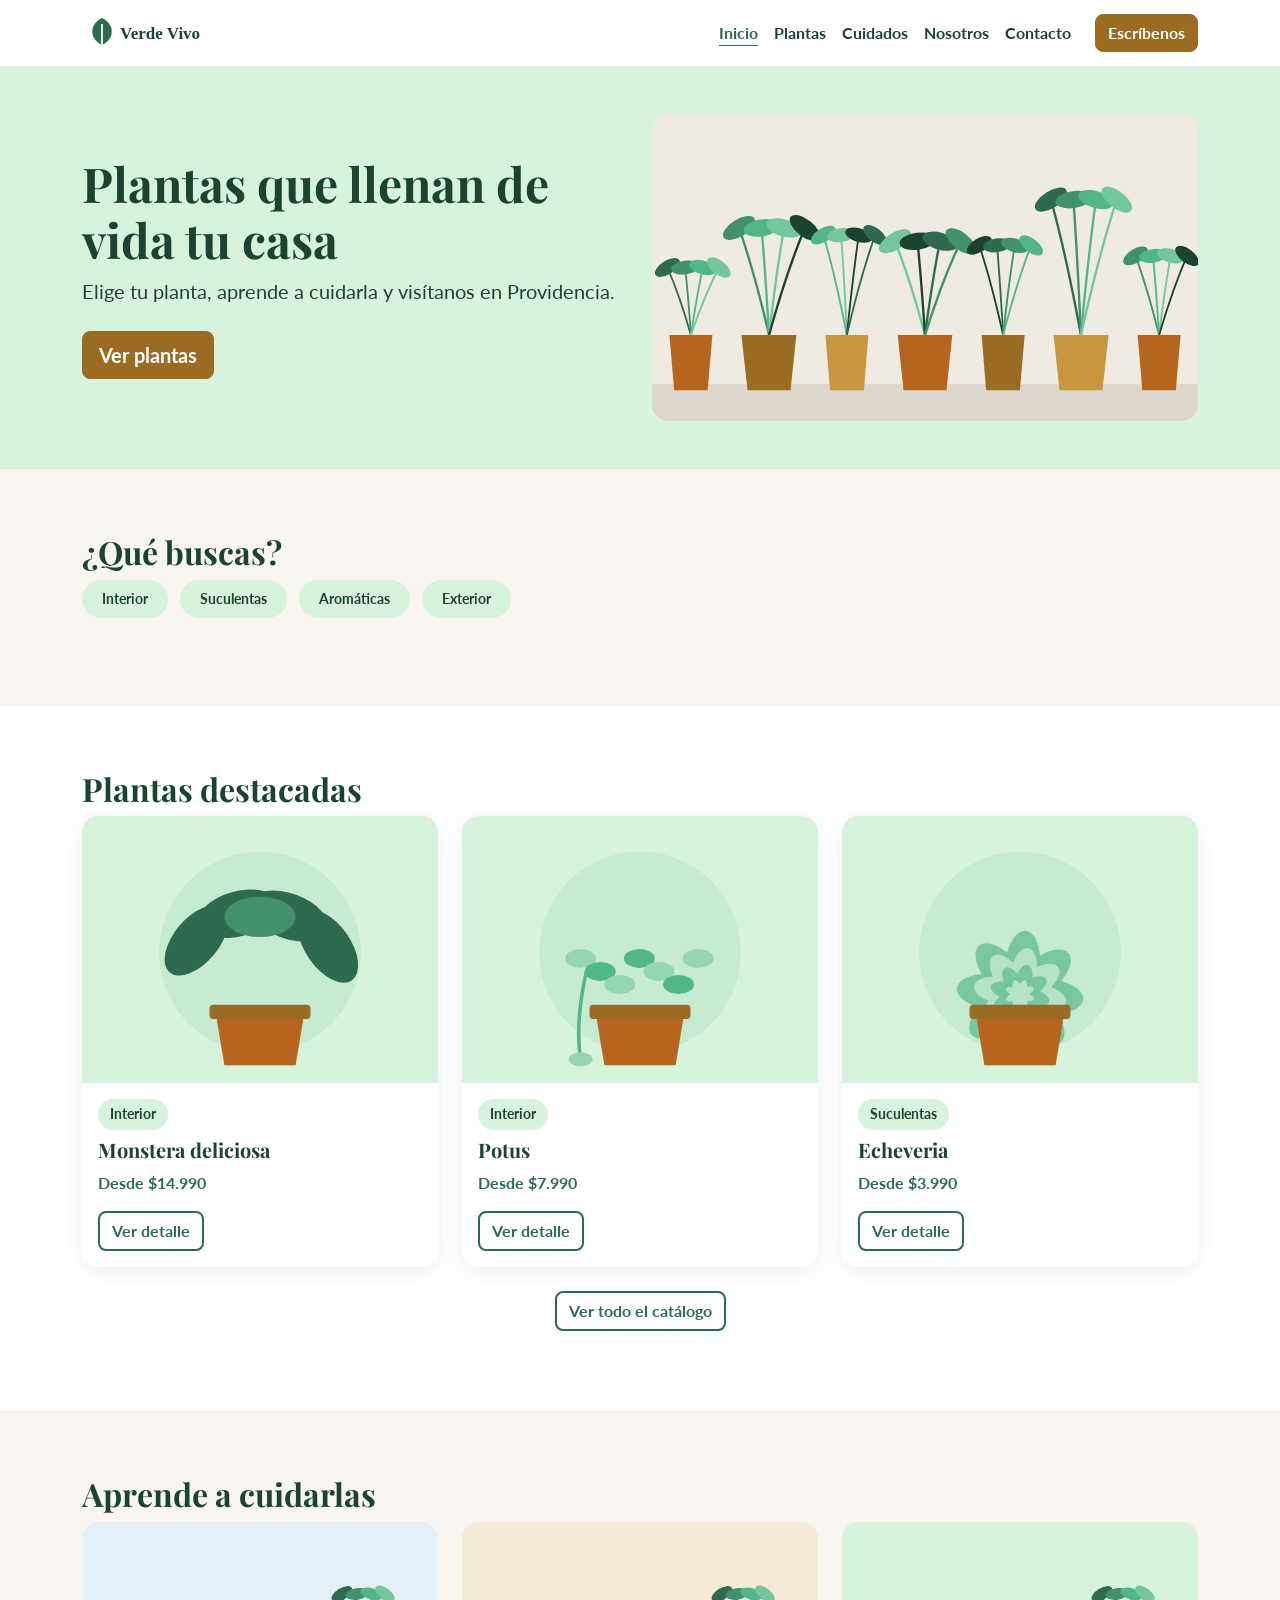
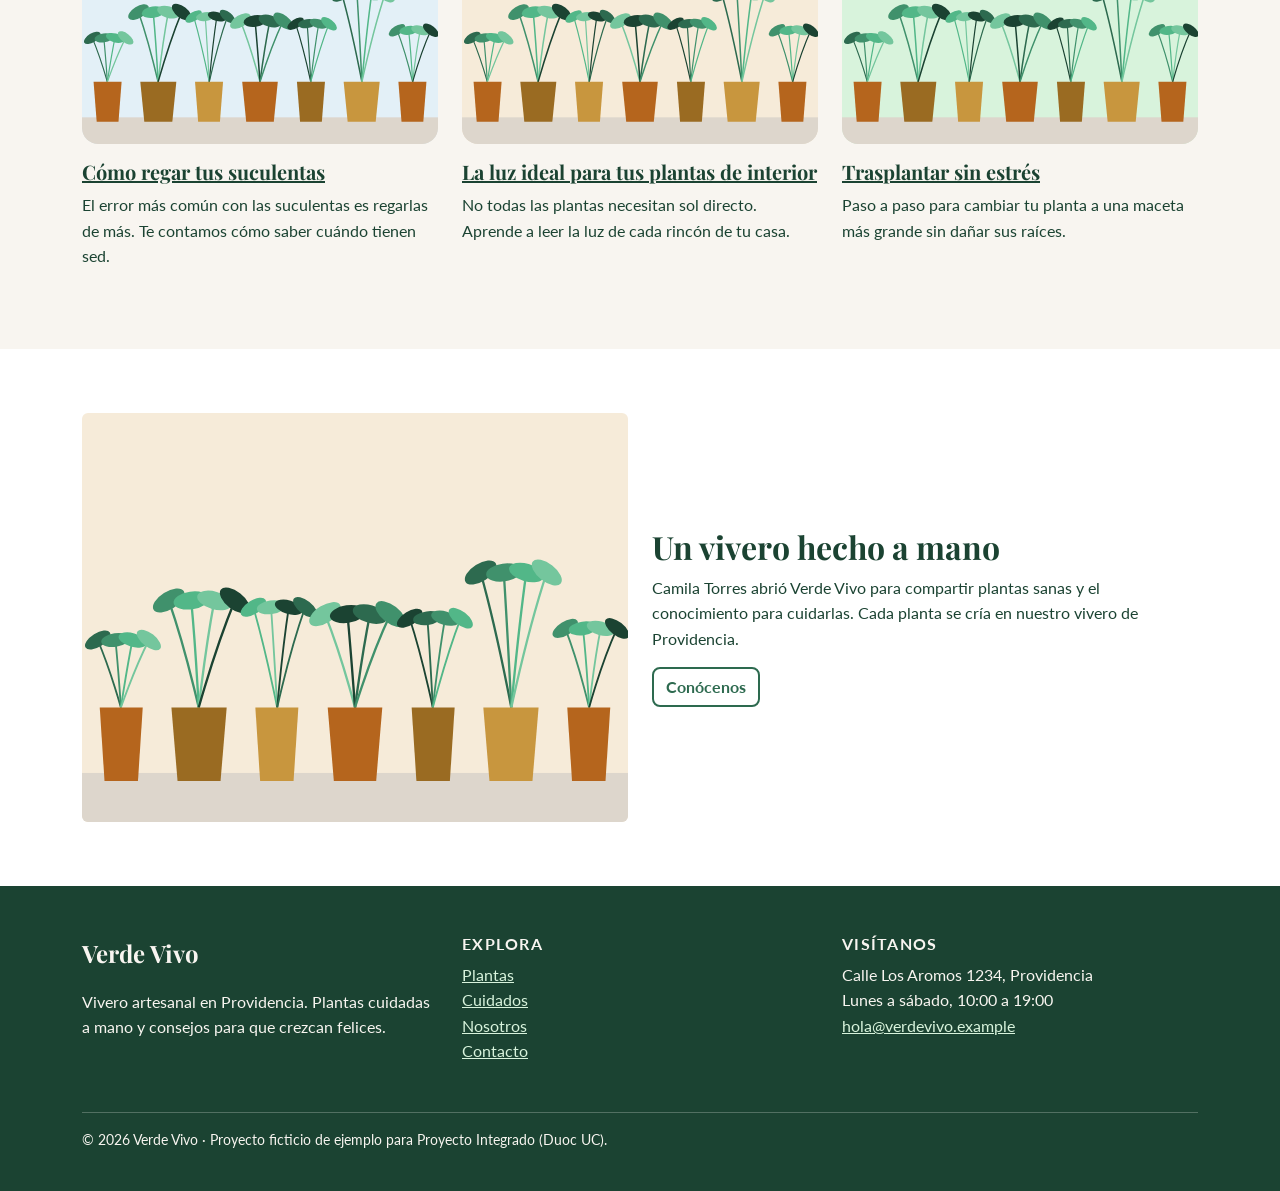
<file: semana-04/ejemplo-codigo/index.html>
<!DOCTYPE html>
<html lang="es">
<head>
  <meta charset="UTF-8">
  <meta name="viewport" content="width=device-width, initial-scale=1">
  <title>Verde Vivo · Vivero artesanal en Providencia</title>
  <meta name="description" content="Plantas de interior, suculentas y aromáticas, con consejos de cuidado. Vivero artesanal en Providencia.">
  <!-- Tipografías de la guía de estilos (Google Fonts, SIL Open Font License) -->
  <link rel="preconnect" href="https://fonts.googleapis.com">
  <link rel="preconnect" href="https://fonts.gstatic.com" crossorigin>
  <link rel="stylesheet" href="https://fonts.googleapis.com/css2?family=Lato:wght@400;700&amp;family=Playfair+Display:wght@600;700&amp;display=swap">
  <!-- Bootstrap 5.3.8 (licencia MIT) -->
  <link rel="stylesheet" href="https://cdn.jsdelivr.net/npm/bootstrap@5.3.8/dist/css/bootstrap.min.css">
  <!-- Estilos propios: siempre después de Bootstrap -->
  <link rel="stylesheet" href="css/estilos.css">
</head>
<body>
  <a class="saltar-contenido" href="#contenido">Saltar al contenido</a>

  <header class="encabezado">
    <nav class="navbar navbar-expand-lg" aria-label="Navegación principal">
      <div class="container">
        <a class="navbar-brand" href="index.html">
          <img src="img/logo.svg" alt="Verde Vivo, ir al inicio" width="140" height="40">
        </a>
        <button class="navbar-toggler" type="button" data-bs-toggle="collapse" data-bs-target="#menu-principal"
                aria-controls="menu-principal" aria-expanded="false" aria-label="Abrir menú">
          <span class="navbar-toggler-icon"></span>
        </button>
        <div class="collapse navbar-collapse" id="menu-principal">
          <ul class="navbar-nav ms-auto">
          <li class="nav-item"><a class="nav-link active" aria-current="page" href="index.html">Inicio</a></li>
          <li class="nav-item"><a class="nav-link" href="plantas.html">Plantas</a></li>
          <li class="nav-item"><a class="nav-link" href="cuidados.html">Cuidados</a></li>
          <li class="nav-item"><a class="nav-link" href="nosotros.html">Nosotros</a></li>
          <li class="nav-item"><a class="nav-link" href="contacto.html">Contacto</a></li>
          </ul>
          <a class="btn btn-accion ms-lg-3" href="contacto.html">Escríbenos</a>
        </div>
      </div>
    </nav>
  </header>

  <main id="contenido">
    <section class="hero">
      <div class="container">
        <div class="row align-items-center g-4">
          <div class="col-12 col-lg-6">
            <h1 class="hero__titulo">Plantas que llenan de vida tu casa</h1>
            <p class="hero__bajada">Elige tu planta, aprende a cuidarla y visítanos en Providencia.</p>
            <a href="plantas.html" class="btn btn-accion btn-lg">Ver plantas</a>
          </div>
          <div class="col-12 col-lg-6">
            <img src="img/hero.svg" class="img-fluid hero__imagen" alt="" width="1600" height="900">
          </div>
        </div>
      </div>
    </section>

    <section class="seccion" aria-labelledby="titulo-categorias">
      <div class="container">
        <h2 id="titulo-categorias">¿Qué buscas?</h2>
        <ul class="lista-categorias">
          <li><a class="chip chip--enlace" href="plantas.html">Interior</a></li>
          <li><a class="chip chip--enlace" href="plantas.html">Suculentas</a></li>
          <li><a class="chip chip--enlace" href="plantas.html">Aromáticas</a></li>
          <li><a class="chip chip--enlace" href="plantas.html">Exterior</a></li>
        </ul>
      </div>
    </section>

    <section class="seccion seccion--suave" aria-labelledby="titulo-destacadas">
      <div class="container">
        <h2 id="titulo-destacadas">Plantas destacadas</h2>
        <div class="row g-4">
          <div class="col-12 col-md-4">
            <article class="tarjeta-planta card h-100">
              <img src="img/plantas/monstera.svg" class="card-img-top" alt="Ilustración de monstera deliciosa en maceta" width="600" height="450" loading="lazy">
              <div class="card-body">
                <p class="chip">Interior</p>
                <h3 class="tarjeta-planta__titulo">Monstera deliciosa</h3>
                <p class="tarjeta-planta__precio">Desde $14.990</p>
                <a href="planta.html" class="btn btn-outline-verde stretched-link">Ver detalle<span class="visually-hidden"> de Monstera deliciosa</span></a>
              </div>
            </article>
          </div>
          <div class="col-12 col-md-4">
            <article class="tarjeta-planta card h-100">
              <img src="img/plantas/pothos.svg" class="card-img-top" alt="Ilustración de potus en maceta" width="600" height="450" loading="lazy">
              <div class="card-body">
                <p class="chip">Interior</p>
                <h3 class="tarjeta-planta__titulo">Potus</h3>
                <p class="tarjeta-planta__precio">Desde $7.990</p>
                <a href="planta.html" class="btn btn-outline-verde stretched-link">Ver detalle<span class="visually-hidden"> de Potus</span></a>
              </div>
            </article>
          </div>
          <div class="col-12 col-md-4">
            <article class="tarjeta-planta card h-100">
              <img src="img/plantas/echeveria.svg" class="card-img-top" alt="Ilustración de echeveria en maceta" width="600" height="450" loading="lazy">
              <div class="card-body">
                <p class="chip">Suculentas</p>
                <h3 class="tarjeta-planta__titulo">Echeveria</h3>
                <p class="tarjeta-planta__precio">Desde $3.990</p>
                <a href="planta.html" class="btn btn-outline-verde stretched-link">Ver detalle<span class="visually-hidden"> de Echeveria</span></a>
              </div>
            </article>
          </div>
        </div>
        <p class="text-center mt-4"><a href="plantas.html" class="btn btn-outline-verde">Ver todo el catálogo</a></p>
      </div>
    </section>

    <section class="seccion" aria-labelledby="titulo-cuidados">
      <div class="container">
        <h2 id="titulo-cuidados">Aprende a cuidarlas</h2>
        <div class="row g-4">
          <div class="col-12 col-md-4">
            <article class="tarjeta-articulo">
              <img src="img/articulos/riego-suculentas.svg" class="img-fluid" alt="" width="800" height="500" loading="lazy">
              <h3 class="tarjeta-articulo__titulo"><a href="articulo.html">Cómo regar tus suculentas</a></h3>
              <p>El error más común con las suculentas es regarlas de más. Te contamos cómo saber cuándo tienen sed.</p>
            </article>
          </div>
          <div class="col-12 col-md-4">
            <article class="tarjeta-articulo">
              <img src="img/articulos/luz-interior.svg" class="img-fluid" alt="" width="800" height="500" loading="lazy">
              <h3 class="tarjeta-articulo__titulo"><a href="articulo.html">La luz ideal para tus plantas de interior</a></h3>
              <p>No todas las plantas necesitan sol directo. Aprende a leer la luz de cada rincón de tu casa.</p>
            </article>
          </div>
          <div class="col-12 col-md-4">
            <article class="tarjeta-articulo">
              <img src="img/articulos/trasplante.svg" class="img-fluid" alt="" width="800" height="500" loading="lazy">
              <h3 class="tarjeta-articulo__titulo"><a href="articulo.html">Trasplantar sin estrés</a></h3>
              <p>Paso a paso para cambiar tu planta a una maceta más grande sin dañar sus raíces.</p>
            </article>
          </div>
        </div>
      </div>
    </section>

    <section class="seccion seccion--suave" aria-labelledby="titulo-nosotros">
      <div class="container">
        <div class="row align-items-center g-4">
          <div class="col-12 col-md-6">
            <img src="img/nosotros.svg" class="img-fluid rounded" alt="" width="800" height="600" loading="lazy">
          </div>
          <div class="col-12 col-md-6">
            <h2 id="titulo-nosotros">Un vivero hecho a mano</h2>
            <p>Camila Torres abrió Verde Vivo para compartir plantas sanas y el conocimiento para cuidarlas. Cada planta se cría en nuestro vivero de Providencia.</p>
            <a href="nosotros.html" class="btn btn-outline-verde">Conócenos</a>
          </div>
        </div>
      </div>
    </section>
  </main>

  <footer class="pie">
    <div class="container">
      <div class="row g-4">
        <div class="col-12 col-md-4">
          <p class="pie__marca">Verde Vivo</p>
          <p>Vivero artesanal en Providencia. Plantas cuidadas a mano y consejos para que crezcan felices.</p>
        </div>
        <div class="col-6 col-md-4">
          <h2 class="pie__titulo">Explora</h2>
          <ul class="list-unstyled">
            <li><a href="plantas.html">Plantas</a></li>
            <li><a href="cuidados.html">Cuidados</a></li>
            <li><a href="nosotros.html">Nosotros</a></li>
            <li><a href="contacto.html">Contacto</a></li>
          </ul>
        </div>
        <div class="col-6 col-md-4">
          <h2 class="pie__titulo">Visítanos</h2>
          <address>
            Calle Los Aromos 1234, Providencia<br>
            Lunes a sábado, 10:00 a 19:00<br>
            <a href="mailto:hola@verdevivo.example">hola@verdevivo.example</a>
          </address>
        </div>
      </div>
      <p class="pie__legal">© 2026 Verde Vivo · Proyecto ficticio de ejemplo para Proyecto Integrado (Duoc UC).</p>
    </div>
  </footer>

  <!-- Bootstrap JS: necesario para el menú hamburguesa -->
  <script src="https://cdn.jsdelivr.net/npm/bootstrap@5.3.8/dist/js/bootstrap.bundle.min.js"></script>
  <script src="js/main.js"></script>
</body>
</html>
</file>
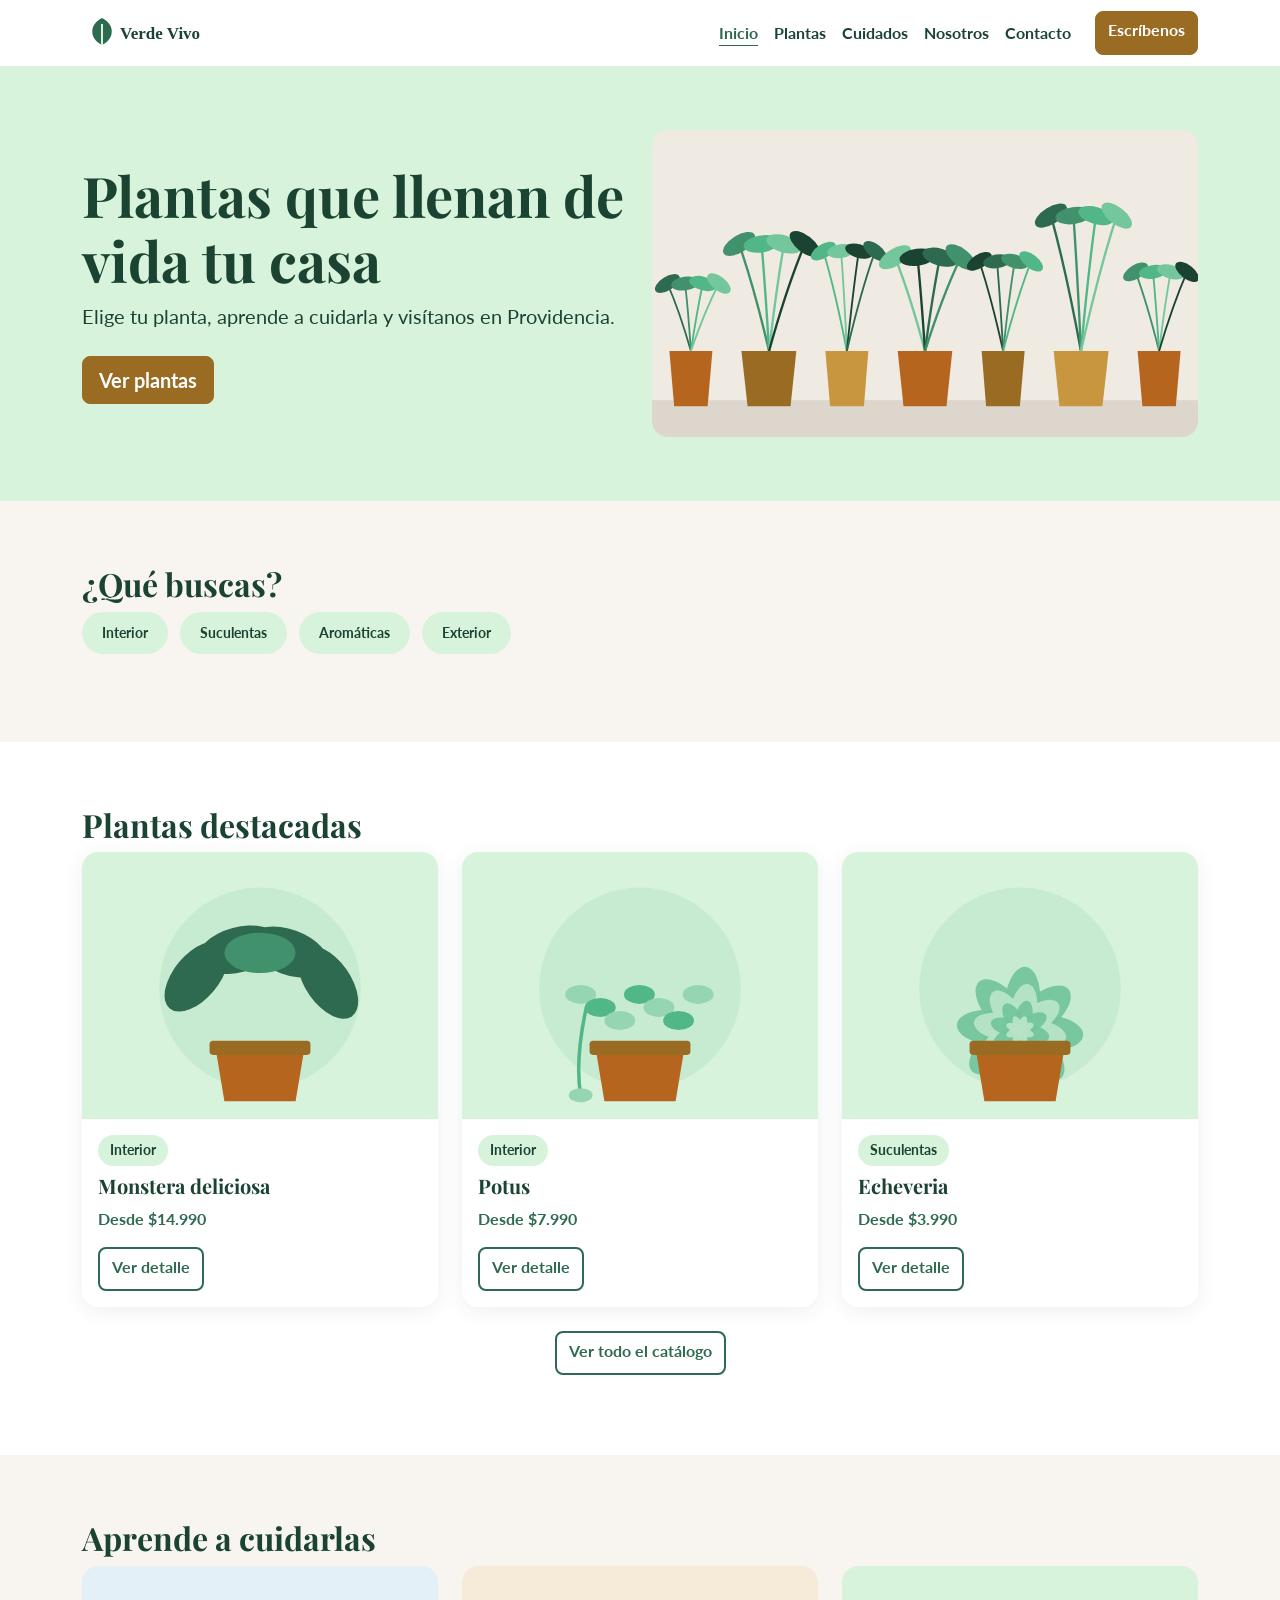
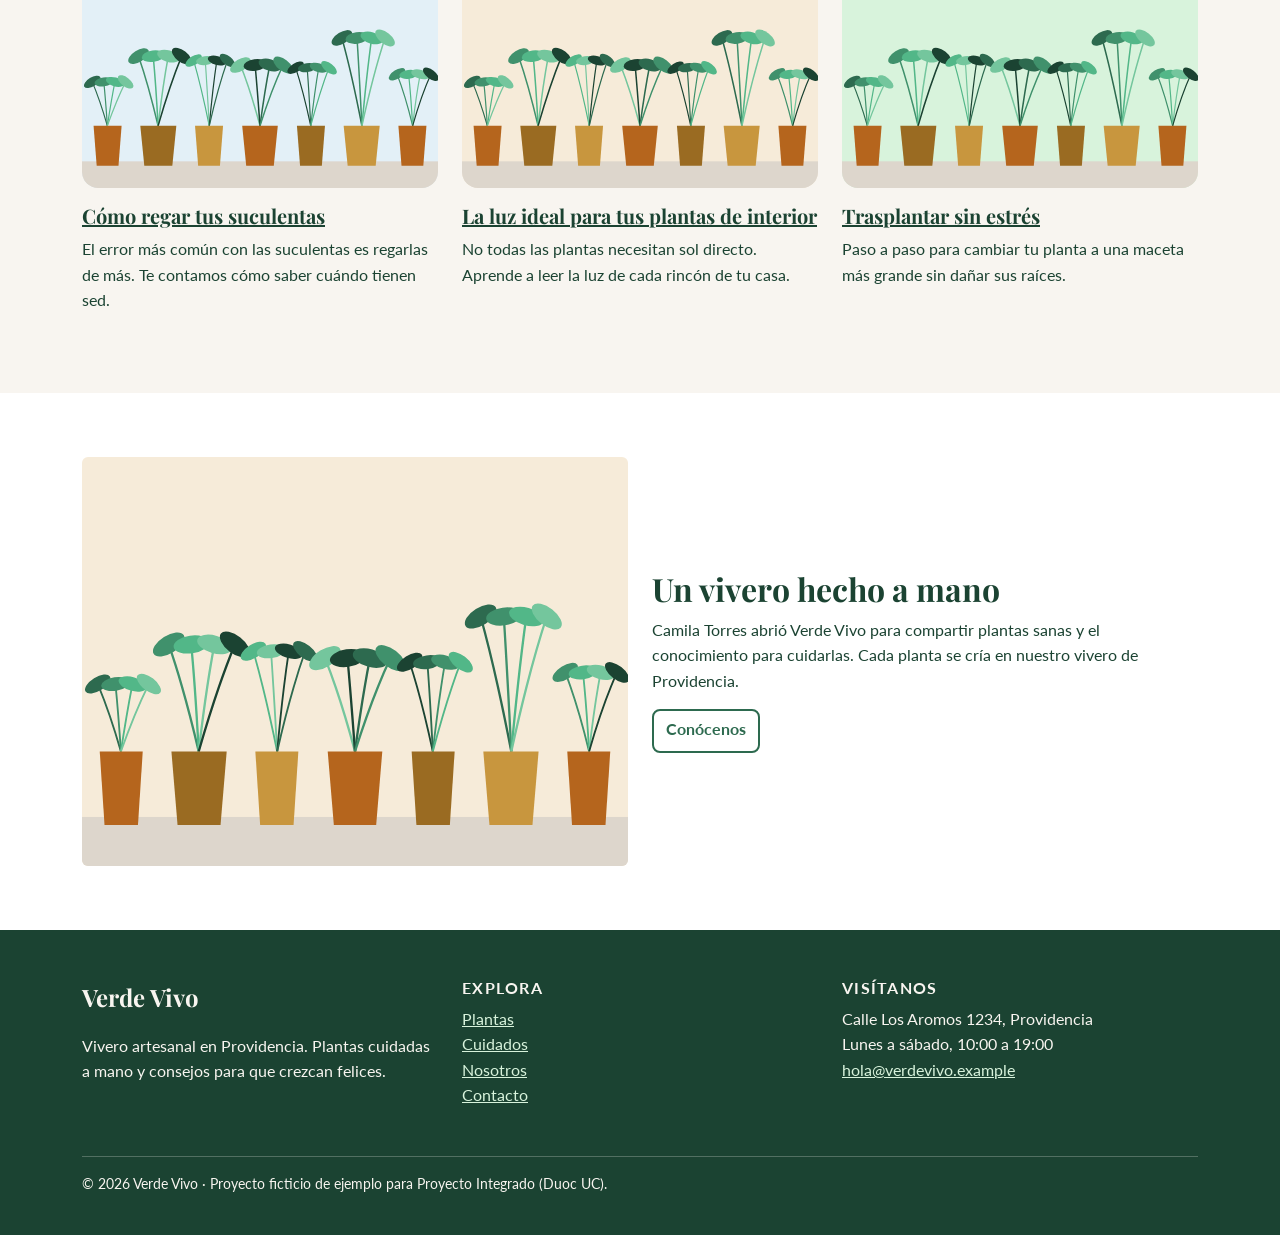
<file: semana-05/ejemplo-codigo/index.html>
<!DOCTYPE html>
<html lang="es">
<head>
  <meta charset="UTF-8">
  <meta name="viewport" content="width=device-width, initial-scale=1">
  <title>Verde Vivo · Vivero artesanal en Providencia</title>
  <meta name="description" content="Plantas de interior, suculentas y aromáticas, con consejos de cuidado. Vivero artesanal en Providencia.">
  <!-- Tipografías de la guía de estilos (Google Fonts, SIL Open Font License) -->
  <link rel="preconnect" href="https://fonts.googleapis.com">
  <link rel="preconnect" href="https://fonts.gstatic.com" crossorigin>
  <link rel="stylesheet" href="https://fonts.googleapis.com/css2?family=Lato:wght@400;700&amp;family=Playfair+Display:wght@600;700&amp;display=swap">
  <!-- Bootstrap 5.3.8 (licencia MIT) -->
  <link rel="stylesheet" href="https://cdn.jsdelivr.net/npm/bootstrap@5.3.8/dist/css/bootstrap.min.css">
  <!-- Estilos propios: siempre después de Bootstrap -->
  <link rel="stylesheet" href="css/estilos.css">
</head>
<body>
  <a class="saltar-contenido" href="#contenido">Saltar al contenido</a>

  <header class="encabezado">
    <nav class="navbar navbar-expand-lg" aria-label="Navegación principal">
      <div class="container">
        <a class="navbar-brand" href="index.html">
          <img src="img/logo.svg" alt="Verde Vivo, ir al inicio" width="140" height="40">
        </a>
        <button class="navbar-toggler" type="button" data-bs-toggle="collapse" data-bs-target="#menu-principal"
                aria-controls="menu-principal" aria-expanded="false" aria-label="Abrir menú">
          <span class="navbar-toggler-icon"></span>
        </button>
        <div class="collapse navbar-collapse" id="menu-principal">
          <ul class="navbar-nav ms-auto">
          <li class="nav-item"><a class="nav-link active" aria-current="page" href="index.html">Inicio</a></li>
          <li class="nav-item"><a class="nav-link" href="plantas.html">Plantas</a></li>
          <li class="nav-item"><a class="nav-link" href="cuidados.html">Cuidados</a></li>
          <li class="nav-item"><a class="nav-link" href="nosotros.html">Nosotros</a></li>
          <li class="nav-item"><a class="nav-link" href="contacto.html">Contacto</a></li>
          </ul>
          <a class="btn btn-accion ms-lg-3" href="contacto.html">Escríbenos</a>
        </div>
      </div>
    </nav>
  </header>

  <main id="contenido">
    <section class="hero">
      <div class="container">
        <div class="row align-items-center g-4">
          <div class="col-12 col-lg-6 text-center text-lg-start">
            <h1 class="hero__titulo">Plantas que llenan de vida tu casa</h1>
            <p class="hero__bajada">Elige tu planta, aprende a cuidarla y visítanos en Providencia.</p>
            <a href="plantas.html" class="btn btn-accion btn-lg">Ver plantas</a>
          </div>
          <div class="col-12 col-lg-6">
            <img src="img/hero.svg" class="img-fluid hero__imagen" alt="" width="1600" height="900">
          </div>
        </div>
      </div>
    </section>

    <section class="seccion" aria-labelledby="titulo-categorias">
      <div class="container">
        <h2 id="titulo-categorias">¿Qué buscas?</h2>
        <ul class="lista-categorias">
          <li><a class="chip chip--enlace" href="plantas.html">Interior</a></li>
          <li><a class="chip chip--enlace" href="plantas.html">Suculentas</a></li>
          <li><a class="chip chip--enlace" href="plantas.html">Aromáticas</a></li>
          <li><a class="chip chip--enlace" href="plantas.html">Exterior</a></li>
        </ul>
      </div>
    </section>

    <section class="seccion seccion--suave" aria-labelledby="titulo-destacadas">
      <div class="container">
        <h2 id="titulo-destacadas">Plantas destacadas</h2>
        <div class="row g-3 g-lg-4">
          <div class="col-12 col-md-4">
            <article class="tarjeta-planta card h-100">
              <img src="img/plantas/monstera.svg" class="card-img-top" alt="Ilustración de monstera deliciosa en maceta" width="600" height="450" loading="lazy">
              <div class="card-body">
                <p class="chip">Interior</p>
                <h3 class="tarjeta-planta__titulo">Monstera deliciosa</h3>
                <p class="tarjeta-planta__precio">Desde $14.990</p>
                <a href="planta.html" class="btn btn-outline-verde stretched-link">Ver detalle<span class="visually-hidden"> de Monstera deliciosa</span></a>
              </div>
            </article>
          </div>
          <div class="col-12 col-md-4">
            <article class="tarjeta-planta card h-100">
              <img src="img/plantas/pothos.svg" class="card-img-top" alt="Ilustración de potus en maceta" width="600" height="450" loading="lazy">
              <div class="card-body">
                <p class="chip">Interior</p>
                <h3 class="tarjeta-planta__titulo">Potus</h3>
                <p class="tarjeta-planta__precio">Desde $7.990</p>
                <a href="planta.html" class="btn btn-outline-verde stretched-link">Ver detalle<span class="visually-hidden"> de Potus</span></a>
              </div>
            </article>
          </div>
          <div class="col-12 col-md-4">
            <article class="tarjeta-planta card h-100">
              <img src="img/plantas/echeveria.svg" class="card-img-top" alt="Ilustración de echeveria en maceta" width="600" height="450" loading="lazy">
              <div class="card-body">
                <p class="chip">Suculentas</p>
                <h3 class="tarjeta-planta__titulo">Echeveria</h3>
                <p class="tarjeta-planta__precio">Desde $3.990</p>
                <a href="planta.html" class="btn btn-outline-verde stretched-link">Ver detalle<span class="visually-hidden"> de Echeveria</span></a>
              </div>
            </article>
          </div>
        </div>
        <p class="text-center mt-4"><a href="plantas.html" class="btn btn-outline-verde">Ver todo el catálogo</a></p>
      </div>
    </section>

    <section class="seccion" aria-labelledby="titulo-cuidados">
      <div class="container">
        <h2 id="titulo-cuidados">Aprende a cuidarlas</h2>
        <div class="row g-3 g-lg-4">
          <div class="col-12 col-md-4">
            <article class="tarjeta-articulo">
              <img src="img/articulos/riego-suculentas.svg" class="img-fluid" alt="" width="800" height="500" loading="lazy">
              <h3 class="tarjeta-articulo__titulo"><a href="articulo.html">Cómo regar tus suculentas</a></h3>
              <p>El error más común con las suculentas es regarlas de más. Te contamos cómo saber cuándo tienen sed.</p>
            </article>
          </div>
          <div class="col-12 col-md-4">
            <article class="tarjeta-articulo">
              <img src="img/articulos/luz-interior.svg" class="img-fluid" alt="" width="800" height="500" loading="lazy">
              <h3 class="tarjeta-articulo__titulo"><a href="articulo.html">La luz ideal para tus plantas de interior</a></h3>
              <p>No todas las plantas necesitan sol directo. Aprende a leer la luz de cada rincón de tu casa.</p>
            </article>
          </div>
          <div class="col-12 col-md-4">
            <article class="tarjeta-articulo">
              <img src="img/articulos/trasplante.svg" class="img-fluid" alt="" width="800" height="500" loading="lazy">
              <h3 class="tarjeta-articulo__titulo"><a href="articulo.html">Trasplantar sin estrés</a></h3>
              <p>Paso a paso para cambiar tu planta a una maceta más grande sin dañar sus raíces.</p>
            </article>
          </div>
        </div>
      </div>
    </section>

    <section class="seccion seccion--suave" aria-labelledby="titulo-nosotros">
      <div class="container">
        <div class="row align-items-center g-4">
          <div class="col-12 col-md-6">
            <img src="img/nosotros.svg" class="img-fluid rounded" alt="" width="800" height="600" loading="lazy">
          </div>
          <div class="col-12 col-md-6">
            <h2 id="titulo-nosotros">Un vivero hecho a mano</h2>
            <p>Camila Torres abrió Verde Vivo para compartir plantas sanas y el conocimiento para cuidarlas. Cada planta se cría en nuestro vivero de Providencia.</p>
            <a href="nosotros.html" class="btn btn-outline-verde">Conócenos</a>
          </div>
        </div>
      </div>
    </section>
  </main>

  <footer class="pie">
    <div class="container">
      <div class="row g-3 g-lg-4">
        <div class="col-12 col-md-4">
          <p class="pie__marca">Verde Vivo</p>
          <p>Vivero artesanal en Providencia. Plantas cuidadas a mano y consejos para que crezcan felices.</p>
        </div>
        <div class="col-6 col-md-4">
          <h2 class="pie__titulo">Explora</h2>
          <ul class="list-unstyled">
            <li><a href="plantas.html">Plantas</a></li>
            <li><a href="cuidados.html">Cuidados</a></li>
            <li><a href="nosotros.html">Nosotros</a></li>
            <li><a href="contacto.html">Contacto</a></li>
          </ul>
        </div>
        <div class="col-6 col-md-4">
          <h2 class="pie__titulo">Visítanos</h2>
          <address>
            Calle Los Aromos 1234, Providencia<br>
            Lunes a sábado, 10:00 a 19:00<br>
            <a href="mailto:hola@verdevivo.example">hola@verdevivo.example</a>
          </address>
        </div>
      </div>
      <p class="pie__legal">© 2026 Verde Vivo · Proyecto ficticio de ejemplo para Proyecto Integrado (Duoc UC).</p>
    </div>
  </footer>

  <!-- Bootstrap JS: necesario para el menú hamburguesa -->
  <script src="https://cdn.jsdelivr.net/npm/bootstrap@5.3.8/dist/js/bootstrap.bundle.min.js"></script>
  <script src="js/main.js"></script>
</body>
</html>
</file>
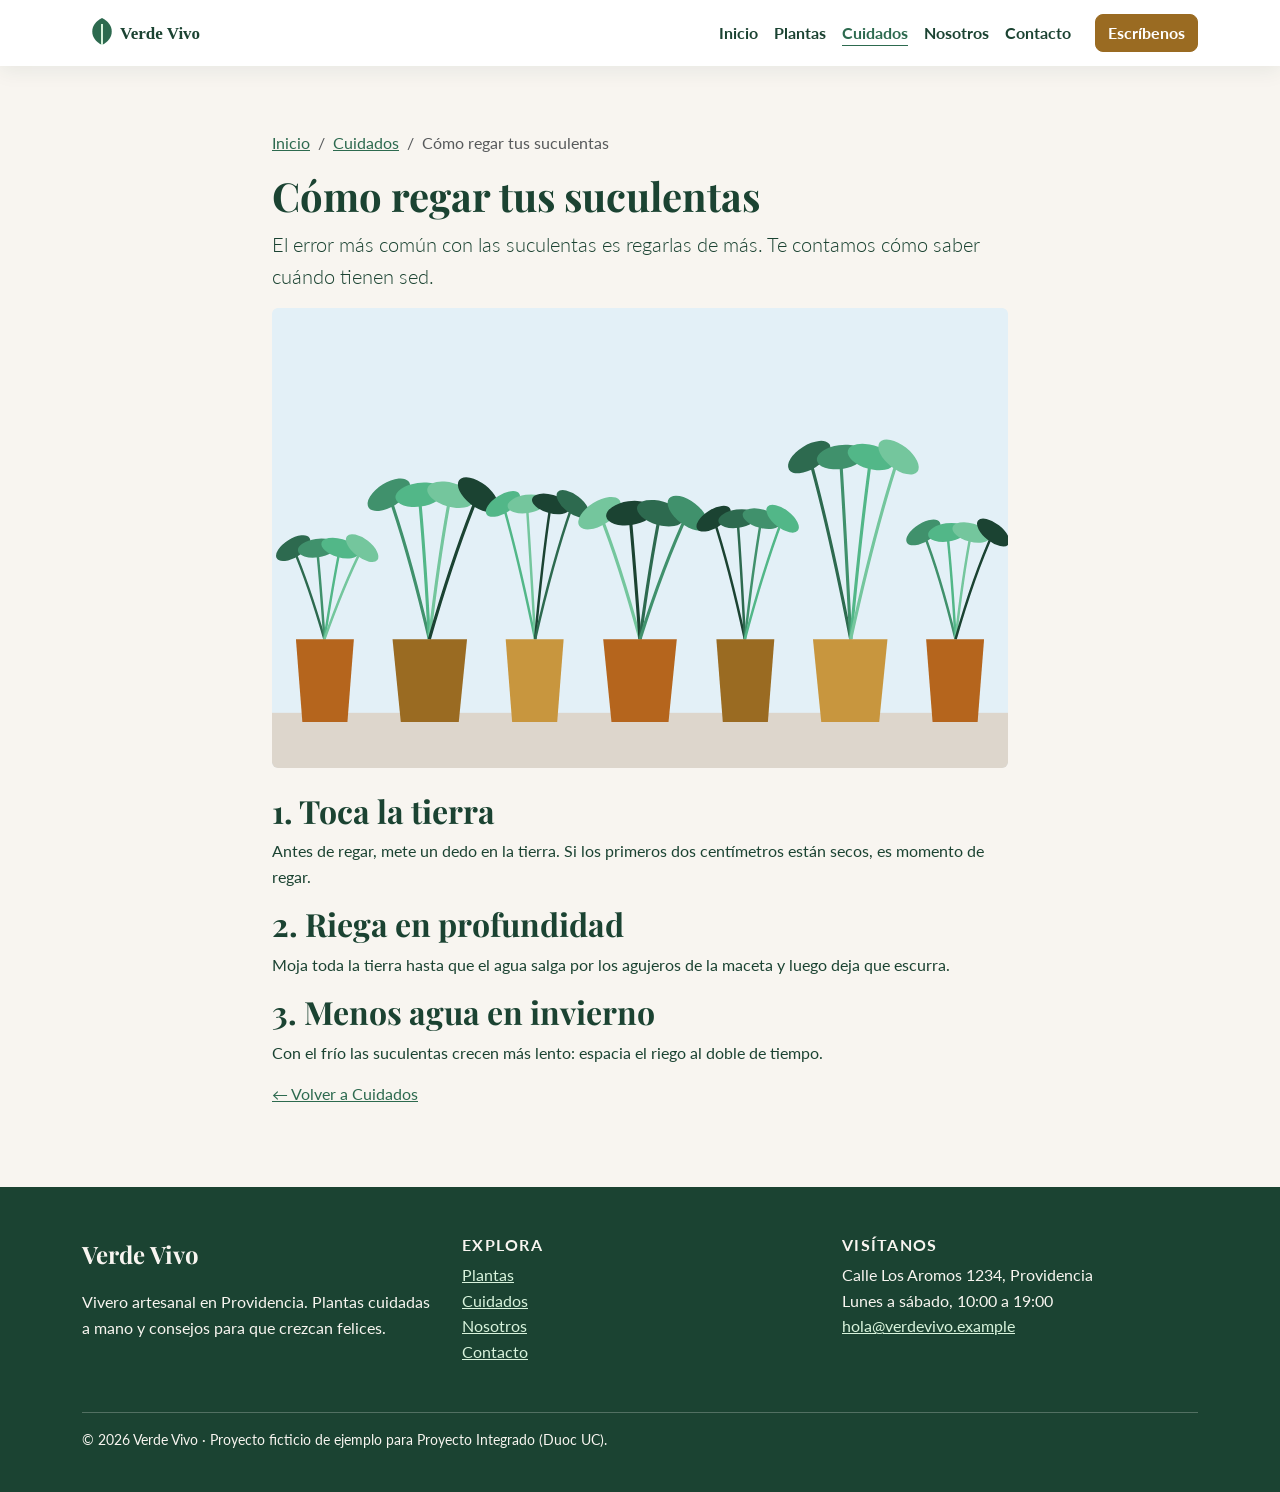
<file: semana-04/ejemplo-codigo/articulo.html>
<!DOCTYPE html>
<html lang="es">
<head>
  <meta charset="UTF-8">
  <meta name="viewport" content="width=device-width, initial-scale=1">
  <title>Cómo regar tus suculentas · Verde Vivo</title>
  <meta name="description" content="El error más común con las suculentas es regarlas de más. Te contamos cómo saber cuándo tienen sed.">
  <!-- Tipografías de la guía de estilos (Google Fonts, SIL Open Font License) -->
  <link rel="preconnect" href="https://fonts.googleapis.com">
  <link rel="preconnect" href="https://fonts.gstatic.com" crossorigin>
  <link rel="stylesheet" href="https://fonts.googleapis.com/css2?family=Lato:wght@400;700&amp;family=Playfair+Display:wght@600;700&amp;display=swap">
  <!-- Bootstrap 5.3.8 (licencia MIT) -->
  <link rel="stylesheet" href="https://cdn.jsdelivr.net/npm/bootstrap@5.3.8/dist/css/bootstrap.min.css">
  <!-- Estilos propios: siempre después de Bootstrap -->
  <link rel="stylesheet" href="css/estilos.css">
</head>
<body>
  <a class="saltar-contenido" href="#contenido">Saltar al contenido</a>

  <header class="encabezado">
    <nav class="navbar navbar-expand-lg" aria-label="Navegación principal">
      <div class="container">
        <a class="navbar-brand" href="index.html">
          <img src="img/logo.svg" alt="Verde Vivo, ir al inicio" width="140" height="40">
        </a>
        <button class="navbar-toggler" type="button" data-bs-toggle="collapse" data-bs-target="#menu-principal"
                aria-controls="menu-principal" aria-expanded="false" aria-label="Abrir menú">
          <span class="navbar-toggler-icon"></span>
        </button>
        <div class="collapse navbar-collapse" id="menu-principal">
          <ul class="navbar-nav ms-auto">
          <li class="nav-item"><a class="nav-link" href="index.html">Inicio</a></li>
          <li class="nav-item"><a class="nav-link" href="plantas.html">Plantas</a></li>
          <li class="nav-item"><a class="nav-link active" aria-current="page" href="cuidados.html">Cuidados</a></li>
          <li class="nav-item"><a class="nav-link" href="nosotros.html">Nosotros</a></li>
          <li class="nav-item"><a class="nav-link" href="contacto.html">Contacto</a></li>
          </ul>
          <a class="btn btn-accion ms-lg-3" href="contacto.html">Escríbenos</a>
        </div>
      </div>
    </nav>
  </header>

  <main id="contenido">
    <article class="seccion">
      <div class="container contenedor-lectura">
        <nav aria-label="Ruta de navegación">
          <ol class="breadcrumb">
            <li class="breadcrumb-item"><a href="index.html">Inicio</a></li>
            <li class="breadcrumb-item"><a href="cuidados.html">Cuidados</a></li>
            <li class="breadcrumb-item active" aria-current="page">Cómo regar tus suculentas</li>
          </ol>
        </nav>
        <h1>Cómo regar tus suculentas</h1>
        <p class="lead">El error más común con las suculentas es regarlas de más. Te contamos cómo saber cuándo tienen sed.</p>
        <img src="img/articulos/riego-suculentas.svg" class="img-fluid rounded mb-4" alt="" width="800" height="500">
        <h2>1. Toca la tierra</h2>
        <p>Antes de regar, mete un dedo en la tierra. Si los primeros dos centímetros están secos, es momento de regar.</p>
        <h2>2. Riega en profundidad</h2>
        <p>Moja toda la tierra hasta que el agua salga por los agujeros de la maceta y luego deja que escurra.</p>
        <h2>3. Menos agua en invierno</h2>
        <p>Con el frío las suculentas crecen más lento: espacia el riego al doble de tiempo.</p>
        <p><a href="cuidados.html">← Volver a Cuidados</a></p>
      </div>
    </article>
  </main>

  <footer class="pie">
    <div class="container">
      <div class="row g-4">
        <div class="col-12 col-md-4">
          <p class="pie__marca">Verde Vivo</p>
          <p>Vivero artesanal en Providencia. Plantas cuidadas a mano y consejos para que crezcan felices.</p>
        </div>
        <div class="col-6 col-md-4">
          <h2 class="pie__titulo">Explora</h2>
          <ul class="list-unstyled">
            <li><a href="plantas.html">Plantas</a></li>
            <li><a href="cuidados.html">Cuidados</a></li>
            <li><a href="nosotros.html">Nosotros</a></li>
            <li><a href="contacto.html">Contacto</a></li>
          </ul>
        </div>
        <div class="col-6 col-md-4">
          <h2 class="pie__titulo">Visítanos</h2>
          <address>
            Calle Los Aromos 1234, Providencia<br>
            Lunes a sábado, 10:00 a 19:00<br>
            <a href="mailto:hola@verdevivo.example">hola@verdevivo.example</a>
          </address>
        </div>
      </div>
      <p class="pie__legal">© 2026 Verde Vivo · Proyecto ficticio de ejemplo para Proyecto Integrado (Duoc UC).</p>
    </div>
  </footer>

  <!-- Bootstrap JS: necesario para el menú hamburguesa -->
  <script src="https://cdn.jsdelivr.net/npm/bootstrap@5.3.8/dist/js/bootstrap.bundle.min.js"></script>
  <script src="js/main.js"></script>
</body>
</html>
</file>
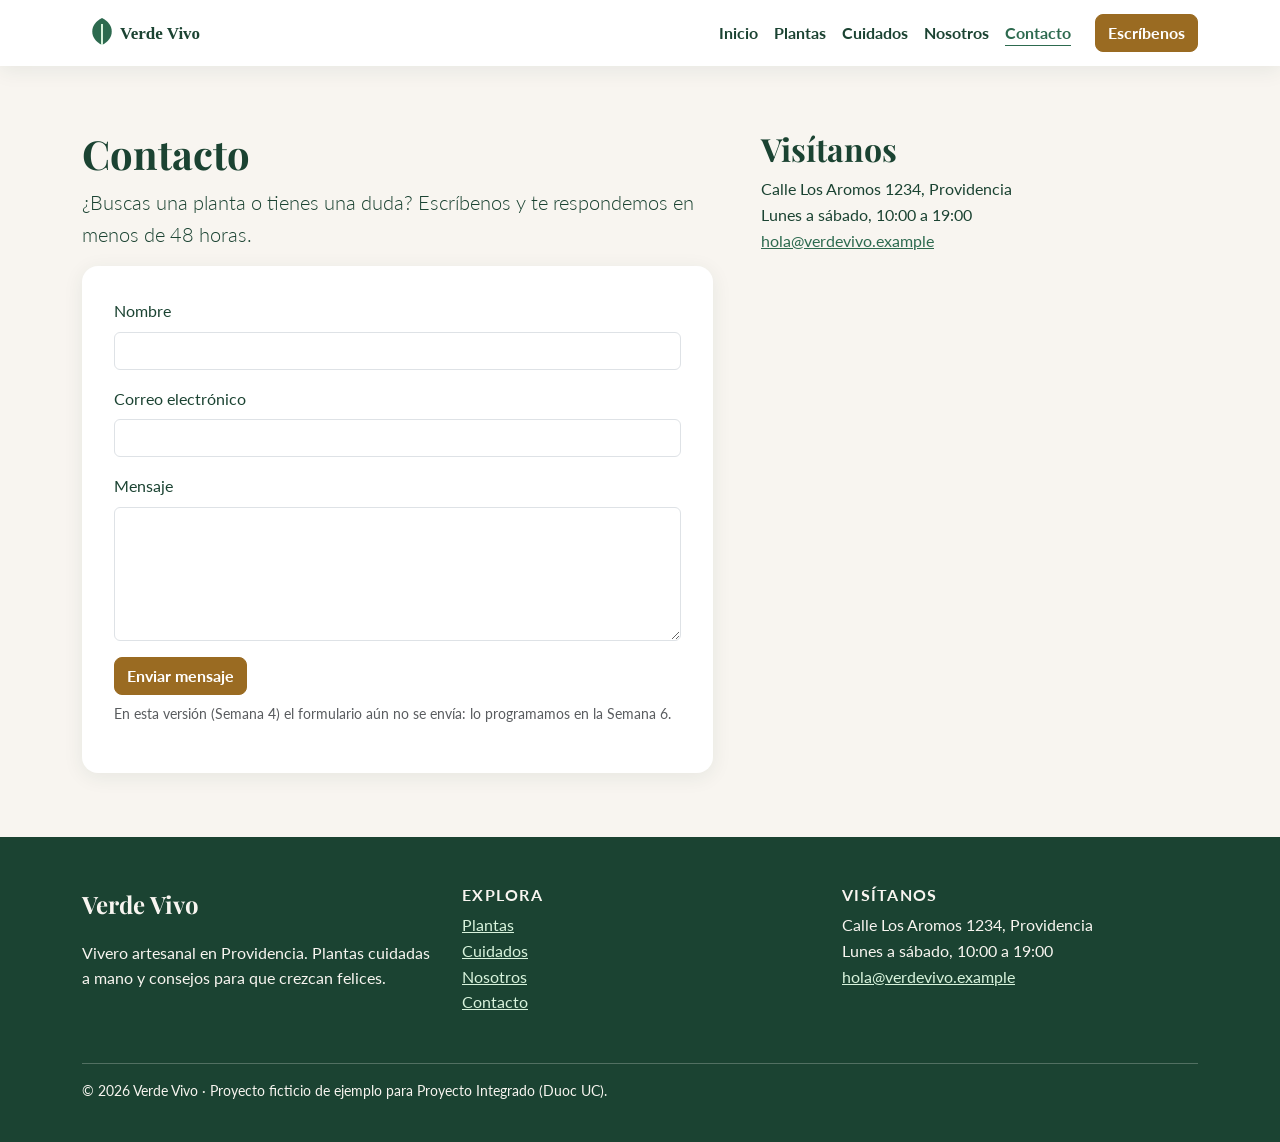
<file: semana-04/ejemplo-codigo/contacto.html>
<!DOCTYPE html>
<html lang="es">
<head>
  <meta charset="UTF-8">
  <meta name="viewport" content="width=device-width, initial-scale=1">
  <title>Contacto · Verde Vivo</title>
  <meta name="description" content="Escríbenos o visítanos en Providencia.">
  <!-- Tipografías de la guía de estilos (Google Fonts, SIL Open Font License) -->
  <link rel="preconnect" href="https://fonts.googleapis.com">
  <link rel="preconnect" href="https://fonts.gstatic.com" crossorigin>
  <link rel="stylesheet" href="https://fonts.googleapis.com/css2?family=Lato:wght@400;700&amp;family=Playfair+Display:wght@600;700&amp;display=swap">
  <!-- Bootstrap 5.3.8 (licencia MIT) -->
  <link rel="stylesheet" href="https://cdn.jsdelivr.net/npm/bootstrap@5.3.8/dist/css/bootstrap.min.css">
  <!-- Estilos propios: siempre después de Bootstrap -->
  <link rel="stylesheet" href="css/estilos.css">
</head>
<body>
  <a class="saltar-contenido" href="#contenido">Saltar al contenido</a>

  <header class="encabezado">
    <nav class="navbar navbar-expand-lg" aria-label="Navegación principal">
      <div class="container">
        <a class="navbar-brand" href="index.html">
          <img src="img/logo.svg" alt="Verde Vivo, ir al inicio" width="140" height="40">
        </a>
        <button class="navbar-toggler" type="button" data-bs-toggle="collapse" data-bs-target="#menu-principal"
                aria-controls="menu-principal" aria-expanded="false" aria-label="Abrir menú">
          <span class="navbar-toggler-icon"></span>
        </button>
        <div class="collapse navbar-collapse" id="menu-principal">
          <ul class="navbar-nav ms-auto">
          <li class="nav-item"><a class="nav-link" href="index.html">Inicio</a></li>
          <li class="nav-item"><a class="nav-link" href="plantas.html">Plantas</a></li>
          <li class="nav-item"><a class="nav-link" href="cuidados.html">Cuidados</a></li>
          <li class="nav-item"><a class="nav-link" href="nosotros.html">Nosotros</a></li>
          <li class="nav-item"><a class="nav-link active" aria-current="page" href="contacto.html">Contacto</a></li>
          </ul>
          <a class="btn btn-accion ms-lg-3" href="contacto.html">Escríbenos</a>
        </div>
      </div>
    </nav>
  </header>

  <main id="contenido">
    <section class="seccion">
      <div class="container">
        <div class="row g-5">
          <div class="col-12 col-lg-7">
            <h1>Contacto</h1>
            <p class="lead">¿Buscas una planta o tienes una duda? Escríbenos y te respondemos en menos de 48 horas.</p>
            <form class="formulario">
              <div class="mb-3">
                <label for="nombre" class="form-label">Nombre</label>
                <input type="text" id="nombre" name="nombre" class="form-control" required minlength="2" autocomplete="name">
              </div>
              <div class="mb-3">
                <label for="correo" class="form-label">Correo electrónico</label>
                <input type="email" id="correo" name="correo" class="form-control" required autocomplete="email">
              </div>
              <div class="mb-3">
                <label for="mensaje" class="form-label">Mensaje</label>
                <textarea id="mensaje" name="mensaje" class="form-control" rows="5" required minlength="10"></textarea>
              </div>
              <button type="submit" class="btn btn-accion">Enviar mensaje</button>
              <p class="form-text mt-2">En esta versión (Semana 4) el formulario aún no se envía: lo programamos en la Semana 6.</p>
            </form>
          </div>
          <div class="col-12 col-lg-5">
            <h2>Visítanos</h2>
            <address>
              Calle Los Aromos 1234, Providencia<br>
              Lunes a sábado, 10:00 a 19:00<br>
              <a href="mailto:hola@verdevivo.example">hola@verdevivo.example</a>
            </address>
          </div>
        </div>
      </div>
    </section>
  </main>

  <footer class="pie">
    <div class="container">
      <div class="row g-4">
        <div class="col-12 col-md-4">
          <p class="pie__marca">Verde Vivo</p>
          <p>Vivero artesanal en Providencia. Plantas cuidadas a mano y consejos para que crezcan felices.</p>
        </div>
        <div class="col-6 col-md-4">
          <h2 class="pie__titulo">Explora</h2>
          <ul class="list-unstyled">
            <li><a href="plantas.html">Plantas</a></li>
            <li><a href="cuidados.html">Cuidados</a></li>
            <li><a href="nosotros.html">Nosotros</a></li>
            <li><a href="contacto.html">Contacto</a></li>
          </ul>
        </div>
        <div class="col-6 col-md-4">
          <h2 class="pie__titulo">Visítanos</h2>
          <address>
            Calle Los Aromos 1234, Providencia<br>
            Lunes a sábado, 10:00 a 19:00<br>
            <a href="mailto:hola@verdevivo.example">hola@verdevivo.example</a>
          </address>
        </div>
      </div>
      <p class="pie__legal">© 2026 Verde Vivo · Proyecto ficticio de ejemplo para Proyecto Integrado (Duoc UC).</p>
    </div>
  </footer>

  <!-- Bootstrap JS: necesario para el menú hamburguesa -->
  <script src="https://cdn.jsdelivr.net/npm/bootstrap@5.3.8/dist/js/bootstrap.bundle.min.js"></script>
  <script src="js/main.js"></script>
</body>
</html>
</file>
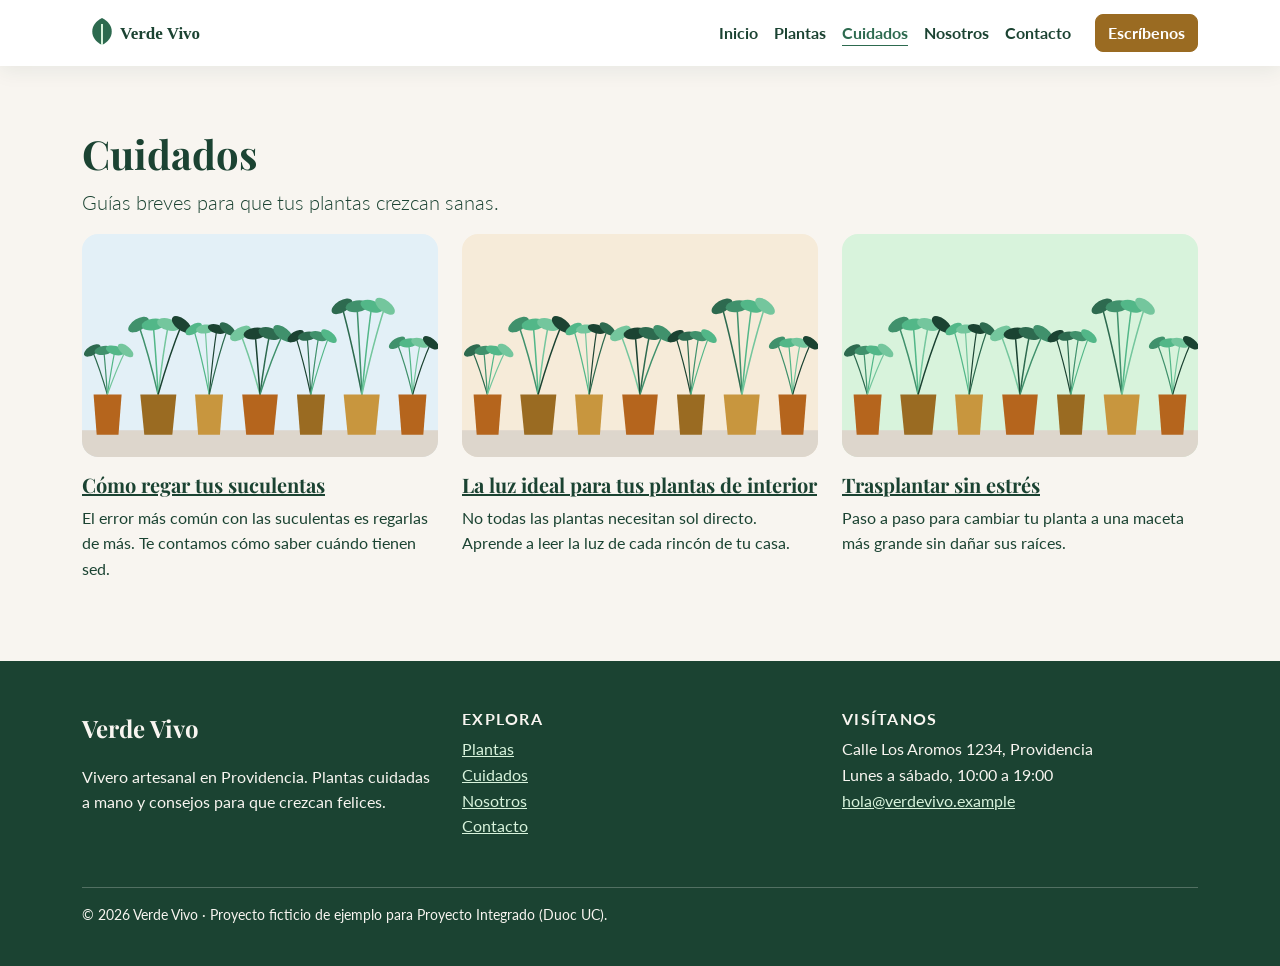
<file: semana-04/ejemplo-codigo/cuidados.html>
<!DOCTYPE html>
<html lang="es">
<head>
  <meta charset="UTF-8">
  <meta name="viewport" content="width=device-width, initial-scale=1">
  <title>Cuidados · Verde Vivo</title>
  <meta name="description" content="Consejos para regar, iluminar y trasplantar tus plantas.">
  <!-- Tipografías de la guía de estilos (Google Fonts, SIL Open Font License) -->
  <link rel="preconnect" href="https://fonts.googleapis.com">
  <link rel="preconnect" href="https://fonts.gstatic.com" crossorigin>
  <link rel="stylesheet" href="https://fonts.googleapis.com/css2?family=Lato:wght@400;700&amp;family=Playfair+Display:wght@600;700&amp;display=swap">
  <!-- Bootstrap 5.3.8 (licencia MIT) -->
  <link rel="stylesheet" href="https://cdn.jsdelivr.net/npm/bootstrap@5.3.8/dist/css/bootstrap.min.css">
  <!-- Estilos propios: siempre después de Bootstrap -->
  <link rel="stylesheet" href="css/estilos.css">
</head>
<body>
  <a class="saltar-contenido" href="#contenido">Saltar al contenido</a>

  <header class="encabezado">
    <nav class="navbar navbar-expand-lg" aria-label="Navegación principal">
      <div class="container">
        <a class="navbar-brand" href="index.html">
          <img src="img/logo.svg" alt="Verde Vivo, ir al inicio" width="140" height="40">
        </a>
        <button class="navbar-toggler" type="button" data-bs-toggle="collapse" data-bs-target="#menu-principal"
                aria-controls="menu-principal" aria-expanded="false" aria-label="Abrir menú">
          <span class="navbar-toggler-icon"></span>
        </button>
        <div class="collapse navbar-collapse" id="menu-principal">
          <ul class="navbar-nav ms-auto">
          <li class="nav-item"><a class="nav-link" href="index.html">Inicio</a></li>
          <li class="nav-item"><a class="nav-link" href="plantas.html">Plantas</a></li>
          <li class="nav-item"><a class="nav-link active" aria-current="page" href="cuidados.html">Cuidados</a></li>
          <li class="nav-item"><a class="nav-link" href="nosotros.html">Nosotros</a></li>
          <li class="nav-item"><a class="nav-link" href="contacto.html">Contacto</a></li>
          </ul>
          <a class="btn btn-accion ms-lg-3" href="contacto.html">Escríbenos</a>
        </div>
      </div>
    </nav>
  </header>

  <main id="contenido">
    <section class="seccion">
      <div class="container">
        <h1>Cuidados</h1>
        <p class="lead">Guías breves para que tus plantas crezcan sanas.</p>
        <div class="row g-4">
          <div class="col-12 col-md-6 col-lg-4">
            <article class="tarjeta-articulo">
              <img src="img/articulos/riego-suculentas.svg" class="img-fluid" alt="" width="800" height="500" loading="lazy">
              <h2 class="tarjeta-articulo__titulo"><a href="articulo.html">Cómo regar tus suculentas</a></h2>
              <p>El error más común con las suculentas es regarlas de más. Te contamos cómo saber cuándo tienen sed.</p>
            </article>
          </div>
          <div class="col-12 col-md-6 col-lg-4">
            <article class="tarjeta-articulo">
              <img src="img/articulos/luz-interior.svg" class="img-fluid" alt="" width="800" height="500" loading="lazy">
              <h2 class="tarjeta-articulo__titulo"><a href="articulo.html">La luz ideal para tus plantas de interior</a></h2>
              <p>No todas las plantas necesitan sol directo. Aprende a leer la luz de cada rincón de tu casa.</p>
            </article>
          </div>
          <div class="col-12 col-md-6 col-lg-4">
            <article class="tarjeta-articulo">
              <img src="img/articulos/trasplante.svg" class="img-fluid" alt="" width="800" height="500" loading="lazy">
              <h2 class="tarjeta-articulo__titulo"><a href="articulo.html">Trasplantar sin estrés</a></h2>
              <p>Paso a paso para cambiar tu planta a una maceta más grande sin dañar sus raíces.</p>
            </article>
          </div>
        </div>
      </div>
    </section>
  </main>

  <footer class="pie">
    <div class="container">
      <div class="row g-4">
        <div class="col-12 col-md-4">
          <p class="pie__marca">Verde Vivo</p>
          <p>Vivero artesanal en Providencia. Plantas cuidadas a mano y consejos para que crezcan felices.</p>
        </div>
        <div class="col-6 col-md-4">
          <h2 class="pie__titulo">Explora</h2>
          <ul class="list-unstyled">
            <li><a href="plantas.html">Plantas</a></li>
            <li><a href="cuidados.html">Cuidados</a></li>
            <li><a href="nosotros.html">Nosotros</a></li>
            <li><a href="contacto.html">Contacto</a></li>
          </ul>
        </div>
        <div class="col-6 col-md-4">
          <h2 class="pie__titulo">Visítanos</h2>
          <address>
            Calle Los Aromos 1234, Providencia<br>
            Lunes a sábado, 10:00 a 19:00<br>
            <a href="mailto:hola@verdevivo.example">hola@verdevivo.example</a>
          </address>
        </div>
      </div>
      <p class="pie__legal">© 2026 Verde Vivo · Proyecto ficticio de ejemplo para Proyecto Integrado (Duoc UC).</p>
    </div>
  </footer>

  <!-- Bootstrap JS: necesario para el menú hamburguesa -->
  <script src="https://cdn.jsdelivr.net/npm/bootstrap@5.3.8/dist/js/bootstrap.bundle.min.js"></script>
  <script src="js/main.js"></script>
</body>
</html>
</file>
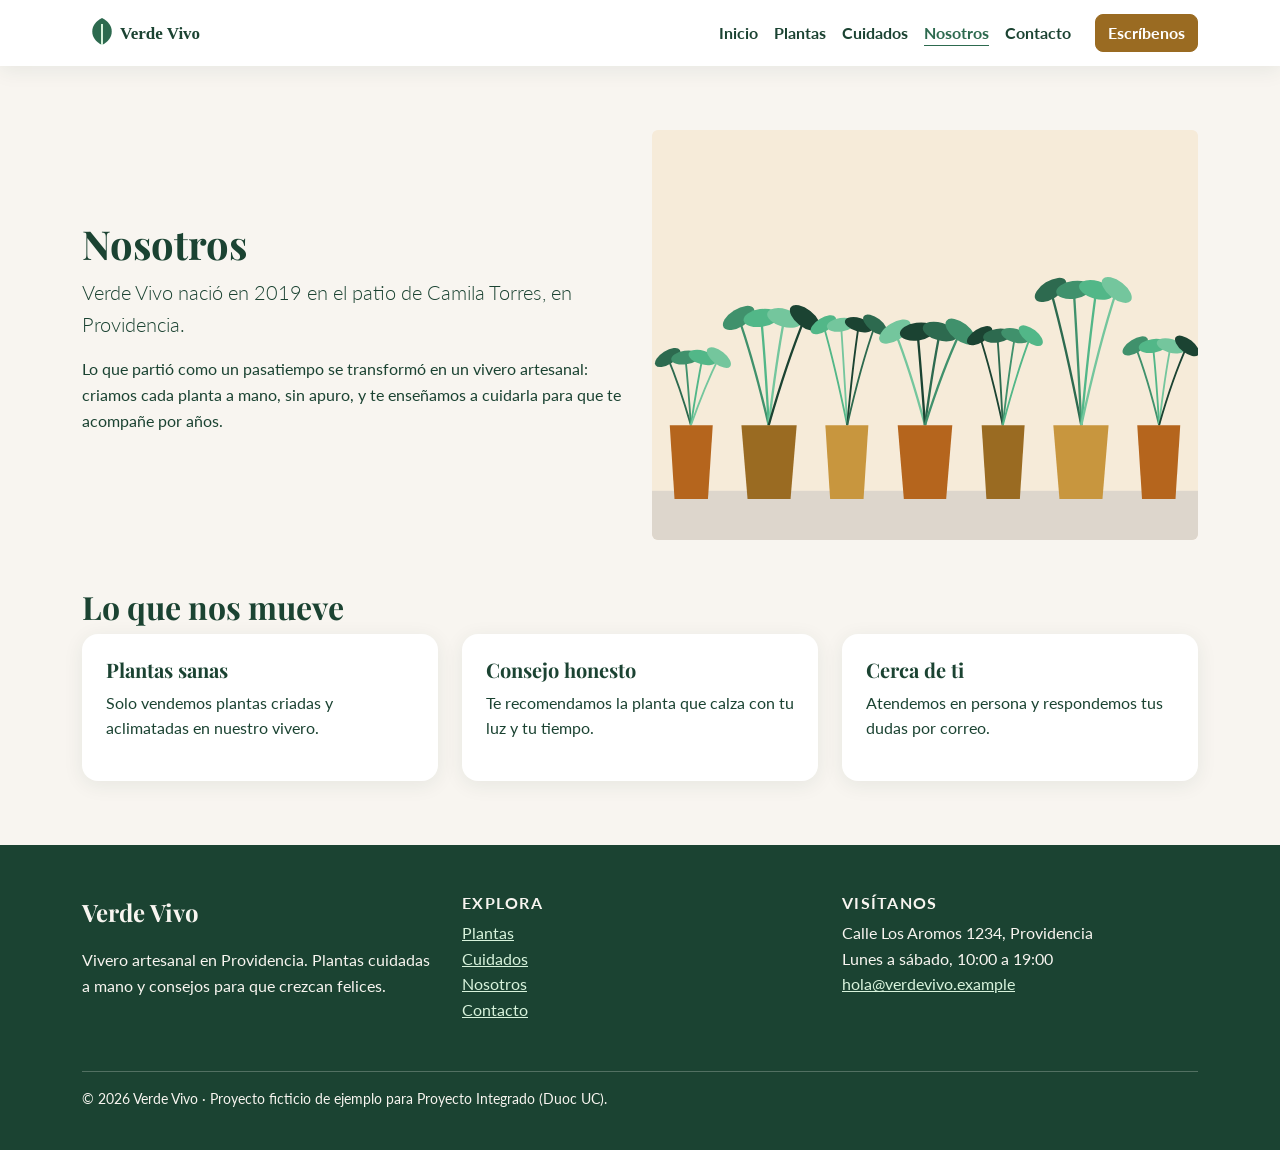
<file: semana-04/ejemplo-codigo/nosotros.html>
<!DOCTYPE html>
<html lang="es">
<head>
  <meta charset="UTF-8">
  <meta name="viewport" content="width=device-width, initial-scale=1">
  <title>Nosotros · Verde Vivo</title>
  <meta name="description" content="La historia de Verde Vivo, vivero artesanal en Providencia.">
  <!-- Tipografías de la guía de estilos (Google Fonts, SIL Open Font License) -->
  <link rel="preconnect" href="https://fonts.googleapis.com">
  <link rel="preconnect" href="https://fonts.gstatic.com" crossorigin>
  <link rel="stylesheet" href="https://fonts.googleapis.com/css2?family=Lato:wght@400;700&amp;family=Playfair+Display:wght@600;700&amp;display=swap">
  <!-- Bootstrap 5.3.8 (licencia MIT) -->
  <link rel="stylesheet" href="https://cdn.jsdelivr.net/npm/bootstrap@5.3.8/dist/css/bootstrap.min.css">
  <!-- Estilos propios: siempre después de Bootstrap -->
  <link rel="stylesheet" href="css/estilos.css">
</head>
<body>
  <a class="saltar-contenido" href="#contenido">Saltar al contenido</a>

  <header class="encabezado">
    <nav class="navbar navbar-expand-lg" aria-label="Navegación principal">
      <div class="container">
        <a class="navbar-brand" href="index.html">
          <img src="img/logo.svg" alt="Verde Vivo, ir al inicio" width="140" height="40">
        </a>
        <button class="navbar-toggler" type="button" data-bs-toggle="collapse" data-bs-target="#menu-principal"
                aria-controls="menu-principal" aria-expanded="false" aria-label="Abrir menú">
          <span class="navbar-toggler-icon"></span>
        </button>
        <div class="collapse navbar-collapse" id="menu-principal">
          <ul class="navbar-nav ms-auto">
          <li class="nav-item"><a class="nav-link" href="index.html">Inicio</a></li>
          <li class="nav-item"><a class="nav-link" href="plantas.html">Plantas</a></li>
          <li class="nav-item"><a class="nav-link" href="cuidados.html">Cuidados</a></li>
          <li class="nav-item"><a class="nav-link active" aria-current="page" href="nosotros.html">Nosotros</a></li>
          <li class="nav-item"><a class="nav-link" href="contacto.html">Contacto</a></li>
          </ul>
          <a class="btn btn-accion ms-lg-3" href="contacto.html">Escríbenos</a>
        </div>
      </div>
    </nav>
  </header>

  <main id="contenido">
    <section class="seccion">
      <div class="container">
        <div class="row g-4 align-items-center">
          <div class="col-12 col-md-6">
            <h1>Nosotros</h1>
            <p class="lead">Verde Vivo nació en 2019 en el patio de Camila Torres, en Providencia.</p>
            <p>Lo que partió como un pasatiempo se transformó en un vivero artesanal: criamos cada planta a mano, sin apuro, y te enseñamos a cuidarla para que te acompañe por años.</p>
          </div>
          <div class="col-12 col-md-6">
            <img src="img/nosotros.svg" class="img-fluid rounded" alt="" width="800" height="600">
          </div>
        </div>
        <h2 class="mt-5">Lo que nos mueve</h2>
        <div class="row g-4">
          <div class="col-12 col-md-4"><div class="valor"><h3>Plantas sanas</h3><p>Solo vendemos plantas criadas y aclimatadas en nuestro vivero.</p></div></div>
          <div class="col-12 col-md-4"><div class="valor"><h3>Consejo honesto</h3><p>Te recomendamos la planta que calza con tu luz y tu tiempo.</p></div></div>
          <div class="col-12 col-md-4"><div class="valor"><h3>Cerca de ti</h3><p>Atendemos en persona y respondemos tus dudas por correo.</p></div></div>
        </div>
      </div>
    </section>
  </main>

  <footer class="pie">
    <div class="container">
      <div class="row g-4">
        <div class="col-12 col-md-4">
          <p class="pie__marca">Verde Vivo</p>
          <p>Vivero artesanal en Providencia. Plantas cuidadas a mano y consejos para que crezcan felices.</p>
        </div>
        <div class="col-6 col-md-4">
          <h2 class="pie__titulo">Explora</h2>
          <ul class="list-unstyled">
            <li><a href="plantas.html">Plantas</a></li>
            <li><a href="cuidados.html">Cuidados</a></li>
            <li><a href="nosotros.html">Nosotros</a></li>
            <li><a href="contacto.html">Contacto</a></li>
          </ul>
        </div>
        <div class="col-6 col-md-4">
          <h2 class="pie__titulo">Visítanos</h2>
          <address>
            Calle Los Aromos 1234, Providencia<br>
            Lunes a sábado, 10:00 a 19:00<br>
            <a href="mailto:hola@verdevivo.example">hola@verdevivo.example</a>
          </address>
        </div>
      </div>
      <p class="pie__legal">© 2026 Verde Vivo · Proyecto ficticio de ejemplo para Proyecto Integrado (Duoc UC).</p>
    </div>
  </footer>

  <!-- Bootstrap JS: necesario para el menú hamburguesa -->
  <script src="https://cdn.jsdelivr.net/npm/bootstrap@5.3.8/dist/js/bootstrap.bundle.min.js"></script>
  <script src="js/main.js"></script>
</body>
</html>
</file>
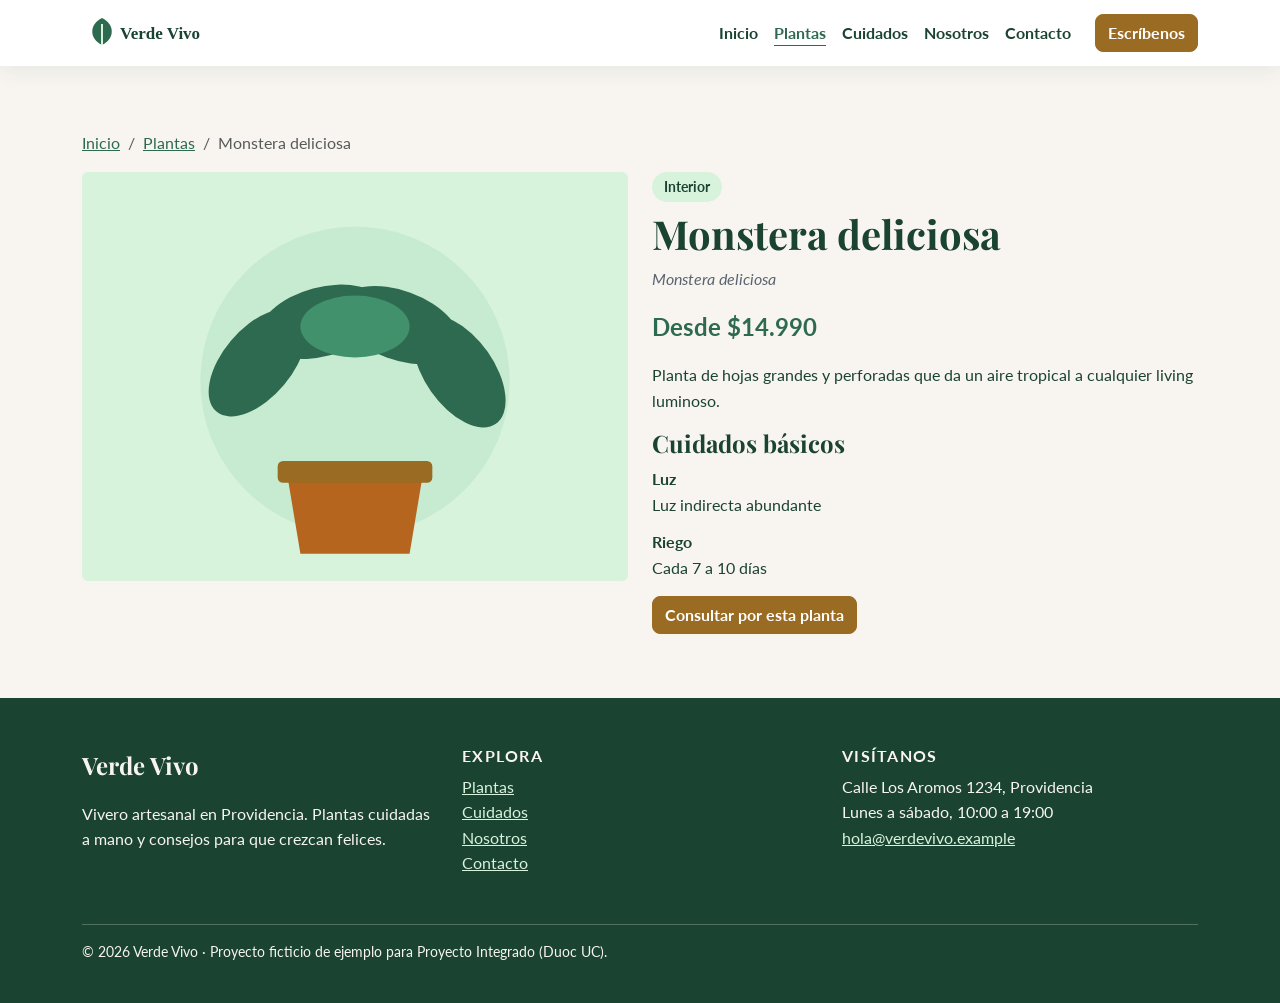
<file: semana-04/ejemplo-codigo/planta.html>
<!DOCTYPE html>
<html lang="es">
<head>
  <meta charset="UTF-8">
  <meta name="viewport" content="width=device-width, initial-scale=1">
  <title>Monstera deliciosa · Verde Vivo</title>
  <meta name="description" content="Monstera deliciosa: descripción, precio referencial y cuidados.">
  <!-- Tipografías de la guía de estilos (Google Fonts, SIL Open Font License) -->
  <link rel="preconnect" href="https://fonts.googleapis.com">
  <link rel="preconnect" href="https://fonts.gstatic.com" crossorigin>
  <link rel="stylesheet" href="https://fonts.googleapis.com/css2?family=Lato:wght@400;700&amp;family=Playfair+Display:wght@600;700&amp;display=swap">
  <!-- Bootstrap 5.3.8 (licencia MIT) -->
  <link rel="stylesheet" href="https://cdn.jsdelivr.net/npm/bootstrap@5.3.8/dist/css/bootstrap.min.css">
  <!-- Estilos propios: siempre después de Bootstrap -->
  <link rel="stylesheet" href="css/estilos.css">
</head>
<body>
  <a class="saltar-contenido" href="#contenido">Saltar al contenido</a>

  <header class="encabezado">
    <nav class="navbar navbar-expand-lg" aria-label="Navegación principal">
      <div class="container">
        <a class="navbar-brand" href="index.html">
          <img src="img/logo.svg" alt="Verde Vivo, ir al inicio" width="140" height="40">
        </a>
        <button class="navbar-toggler" type="button" data-bs-toggle="collapse" data-bs-target="#menu-principal"
                aria-controls="menu-principal" aria-expanded="false" aria-label="Abrir menú">
          <span class="navbar-toggler-icon"></span>
        </button>
        <div class="collapse navbar-collapse" id="menu-principal">
          <ul class="navbar-nav ms-auto">
          <li class="nav-item"><a class="nav-link" href="index.html">Inicio</a></li>
          <li class="nav-item"><a class="nav-link active" aria-current="page" href="plantas.html">Plantas</a></li>
          <li class="nav-item"><a class="nav-link" href="cuidados.html">Cuidados</a></li>
          <li class="nav-item"><a class="nav-link" href="nosotros.html">Nosotros</a></li>
          <li class="nav-item"><a class="nav-link" href="contacto.html">Contacto</a></li>
          </ul>
          <a class="btn btn-accion ms-lg-3" href="contacto.html">Escríbenos</a>
        </div>
      </div>
    </nav>
  </header>

  <main id="contenido">
    <section class="seccion">
      <div class="container">
        <nav aria-label="Ruta de navegación">
          <ol class="breadcrumb">
            <li class="breadcrumb-item"><a href="index.html">Inicio</a></li>
            <li class="breadcrumb-item"><a href="plantas.html">Plantas</a></li>
            <li class="breadcrumb-item active" aria-current="page">Monstera deliciosa</li>
          </ol>
        </nav>
        <div class="row g-4 align-items-start">
          <div class="col-12 col-lg-6">
            <img src="img/plantas/monstera.svg" class="img-fluid rounded" alt="Ilustración de monstera deliciosa en maceta" width="600" height="450">
          </div>
          <div class="col-12 col-lg-6">
            <p class="chip">Interior</p>
            <h1>Monstera deliciosa</h1>
            <p class="nombre-cientifico"><i>Monstera deliciosa</i></p>
            <p class="detalle-planta__precio">Desde $14.990</p>
            <p>Planta de hojas grandes y perforadas que da un aire tropical a cualquier living luminoso.</p>
            <h2 class="h4">Cuidados básicos</h2>
            <dl class="cuidados">
              <dt>Luz</dt><dd>Luz indirecta abundante</dd>
              <dt>Riego</dt><dd>Cada 7 a 10 días</dd>
            </dl>
            <a href="contacto.html" class="btn btn-accion">Consultar por esta planta</a>
          </div>
        </div>
      </div>
    </section>
  </main>

  <footer class="pie">
    <div class="container">
      <div class="row g-4">
        <div class="col-12 col-md-4">
          <p class="pie__marca">Verde Vivo</p>
          <p>Vivero artesanal en Providencia. Plantas cuidadas a mano y consejos para que crezcan felices.</p>
        </div>
        <div class="col-6 col-md-4">
          <h2 class="pie__titulo">Explora</h2>
          <ul class="list-unstyled">
            <li><a href="plantas.html">Plantas</a></li>
            <li><a href="cuidados.html">Cuidados</a></li>
            <li><a href="nosotros.html">Nosotros</a></li>
            <li><a href="contacto.html">Contacto</a></li>
          </ul>
        </div>
        <div class="col-6 col-md-4">
          <h2 class="pie__titulo">Visítanos</h2>
          <address>
            Calle Los Aromos 1234, Providencia<br>
            Lunes a sábado, 10:00 a 19:00<br>
            <a href="mailto:hola@verdevivo.example">hola@verdevivo.example</a>
          </address>
        </div>
      </div>
      <p class="pie__legal">© 2026 Verde Vivo · Proyecto ficticio de ejemplo para Proyecto Integrado (Duoc UC).</p>
    </div>
  </footer>

  <!-- Bootstrap JS: necesario para el menú hamburguesa -->
  <script src="https://cdn.jsdelivr.net/npm/bootstrap@5.3.8/dist/js/bootstrap.bundle.min.js"></script>
  <script src="js/main.js"></script>
</body>
</html>
</file>
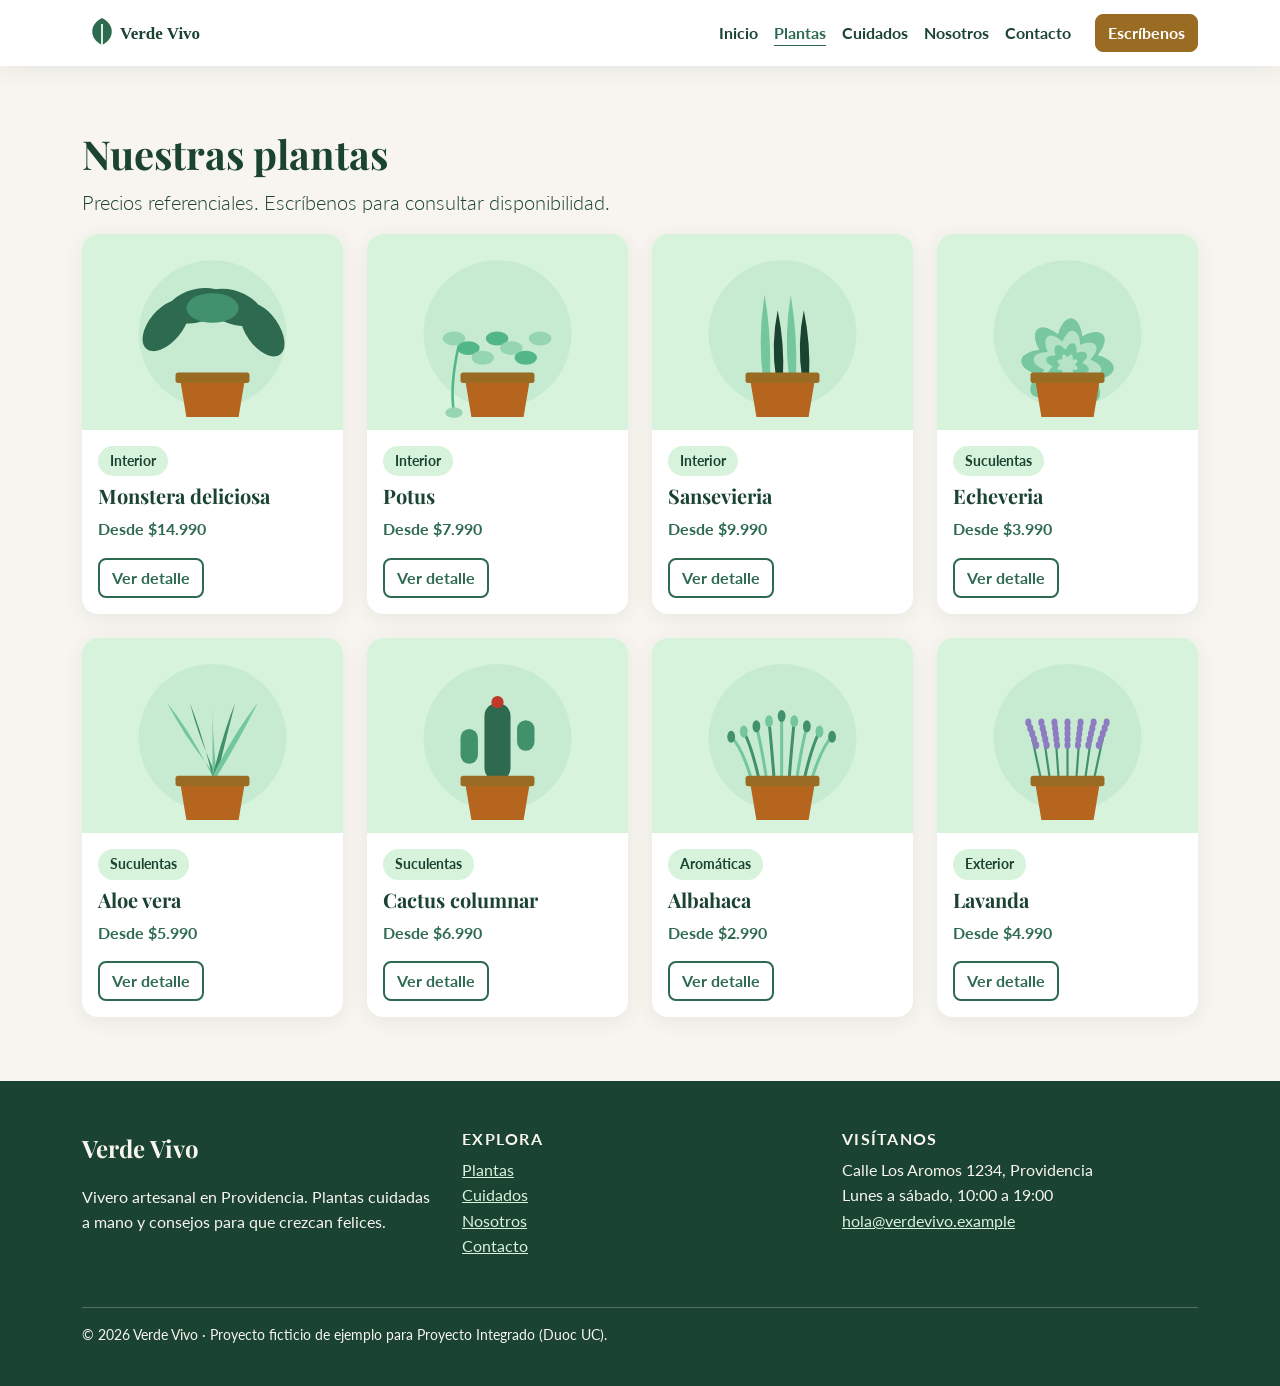
<file: semana-04/ejemplo-codigo/plantas.html>
<!DOCTYPE html>
<html lang="es">
<head>
  <meta charset="UTF-8">
  <meta name="viewport" content="width=device-width, initial-scale=1">
  <title>Plantas · Verde Vivo</title>
  <meta name="description" content="Catálogo de plantas de interior, suculentas, aromáticas y de exterior.">
  <!-- Tipografías de la guía de estilos (Google Fonts, SIL Open Font License) -->
  <link rel="preconnect" href="https://fonts.googleapis.com">
  <link rel="preconnect" href="https://fonts.gstatic.com" crossorigin>
  <link rel="stylesheet" href="https://fonts.googleapis.com/css2?family=Lato:wght@400;700&amp;family=Playfair+Display:wght@600;700&amp;display=swap">
  <!-- Bootstrap 5.3.8 (licencia MIT) -->
  <link rel="stylesheet" href="https://cdn.jsdelivr.net/npm/bootstrap@5.3.8/dist/css/bootstrap.min.css">
  <!-- Estilos propios: siempre después de Bootstrap -->
  <link rel="stylesheet" href="css/estilos.css">
</head>
<body>
  <a class="saltar-contenido" href="#contenido">Saltar al contenido</a>

  <header class="encabezado">
    <nav class="navbar navbar-expand-lg" aria-label="Navegación principal">
      <div class="container">
        <a class="navbar-brand" href="index.html">
          <img src="img/logo.svg" alt="Verde Vivo, ir al inicio" width="140" height="40">
        </a>
        <button class="navbar-toggler" type="button" data-bs-toggle="collapse" data-bs-target="#menu-principal"
                aria-controls="menu-principal" aria-expanded="false" aria-label="Abrir menú">
          <span class="navbar-toggler-icon"></span>
        </button>
        <div class="collapse navbar-collapse" id="menu-principal">
          <ul class="navbar-nav ms-auto">
          <li class="nav-item"><a class="nav-link" href="index.html">Inicio</a></li>
          <li class="nav-item"><a class="nav-link active" aria-current="page" href="plantas.html">Plantas</a></li>
          <li class="nav-item"><a class="nav-link" href="cuidados.html">Cuidados</a></li>
          <li class="nav-item"><a class="nav-link" href="nosotros.html">Nosotros</a></li>
          <li class="nav-item"><a class="nav-link" href="contacto.html">Contacto</a></li>
          </ul>
          <a class="btn btn-accion ms-lg-3" href="contacto.html">Escríbenos</a>
        </div>
      </div>
    </nav>
  </header>

  <main id="contenido">
    <section class="seccion">
      <div class="container">
        <h1>Nuestras plantas</h1>
        <p class="lead">Precios referenciales. Escríbenos para consultar disponibilidad.</p>
        <div class="row g-4">
          <div class="col-12 col-md-6 col-lg-3">
            <article class="tarjeta-planta card h-100">
              <img src="img/plantas/monstera.svg" class="card-img-top" alt="Ilustración de monstera deliciosa en maceta" width="600" height="450" loading="lazy">
              <div class="card-body">
                <p class="chip">Interior</p>
                <h2 class="tarjeta-planta__titulo">Monstera deliciosa</h2>
                <p class="tarjeta-planta__precio">Desde $14.990</p>
                <a href="planta.html" class="btn btn-outline-verde stretched-link">Ver detalle<span class="visually-hidden"> de Monstera deliciosa</span></a>
              </div>
            </article>
          </div>
          <div class="col-12 col-md-6 col-lg-3">
            <article class="tarjeta-planta card h-100">
              <img src="img/plantas/pothos.svg" class="card-img-top" alt="Ilustración de potus en maceta" width="600" height="450" loading="lazy">
              <div class="card-body">
                <p class="chip">Interior</p>
                <h2 class="tarjeta-planta__titulo">Potus</h2>
                <p class="tarjeta-planta__precio">Desde $7.990</p>
                <a href="planta.html" class="btn btn-outline-verde stretched-link">Ver detalle<span class="visually-hidden"> de Potus</span></a>
              </div>
            </article>
          </div>
          <div class="col-12 col-md-6 col-lg-3">
            <article class="tarjeta-planta card h-100">
              <img src="img/plantas/sansevieria.svg" class="card-img-top" alt="Ilustración de sansevieria en maceta" width="600" height="450" loading="lazy">
              <div class="card-body">
                <p class="chip">Interior</p>
                <h2 class="tarjeta-planta__titulo">Sansevieria</h2>
                <p class="tarjeta-planta__precio">Desde $9.990</p>
                <a href="planta.html" class="btn btn-outline-verde stretched-link">Ver detalle<span class="visually-hidden"> de Sansevieria</span></a>
              </div>
            </article>
          </div>
          <div class="col-12 col-md-6 col-lg-3">
            <article class="tarjeta-planta card h-100">
              <img src="img/plantas/echeveria.svg" class="card-img-top" alt="Ilustración de echeveria en maceta" width="600" height="450" loading="lazy">
              <div class="card-body">
                <p class="chip">Suculentas</p>
                <h2 class="tarjeta-planta__titulo">Echeveria</h2>
                <p class="tarjeta-planta__precio">Desde $3.990</p>
                <a href="planta.html" class="btn btn-outline-verde stretched-link">Ver detalle<span class="visually-hidden"> de Echeveria</span></a>
              </div>
            </article>
          </div>
          <div class="col-12 col-md-6 col-lg-3">
            <article class="tarjeta-planta card h-100">
              <img src="img/plantas/aloe-vera.svg" class="card-img-top" alt="Ilustración de aloe vera en maceta" width="600" height="450" loading="lazy">
              <div class="card-body">
                <p class="chip">Suculentas</p>
                <h2 class="tarjeta-planta__titulo">Aloe vera</h2>
                <p class="tarjeta-planta__precio">Desde $5.990</p>
                <a href="planta.html" class="btn btn-outline-verde stretched-link">Ver detalle<span class="visually-hidden"> de Aloe vera</span></a>
              </div>
            </article>
          </div>
          <div class="col-12 col-md-6 col-lg-3">
            <article class="tarjeta-planta card h-100">
              <img src="img/plantas/cactus.svg" class="card-img-top" alt="Ilustración de cactus columnar en maceta" width="600" height="450" loading="lazy">
              <div class="card-body">
                <p class="chip">Suculentas</p>
                <h2 class="tarjeta-planta__titulo">Cactus columnar</h2>
                <p class="tarjeta-planta__precio">Desde $6.990</p>
                <a href="planta.html" class="btn btn-outline-verde stretched-link">Ver detalle<span class="visually-hidden"> de Cactus columnar</span></a>
              </div>
            </article>
          </div>
          <div class="col-12 col-md-6 col-lg-3">
            <article class="tarjeta-planta card h-100">
              <img src="img/plantas/albahaca.svg" class="card-img-top" alt="Ilustración de albahaca en maceta" width="600" height="450" loading="lazy">
              <div class="card-body">
                <p class="chip">Aromáticas</p>
                <h2 class="tarjeta-planta__titulo">Albahaca</h2>
                <p class="tarjeta-planta__precio">Desde $2.990</p>
                <a href="planta.html" class="btn btn-outline-verde stretched-link">Ver detalle<span class="visually-hidden"> de Albahaca</span></a>
              </div>
            </article>
          </div>
          <div class="col-12 col-md-6 col-lg-3">
            <article class="tarjeta-planta card h-100">
              <img src="img/plantas/lavanda.svg" class="card-img-top" alt="Ilustración de lavanda en maceta" width="600" height="450" loading="lazy">
              <div class="card-body">
                <p class="chip">Exterior</p>
                <h2 class="tarjeta-planta__titulo">Lavanda</h2>
                <p class="tarjeta-planta__precio">Desde $4.990</p>
                <a href="planta.html" class="btn btn-outline-verde stretched-link">Ver detalle<span class="visually-hidden"> de Lavanda</span></a>
              </div>
            </article>
          </div>
        </div>
      </div>
    </section>
  </main>

  <footer class="pie">
    <div class="container">
      <div class="row g-4">
        <div class="col-12 col-md-4">
          <p class="pie__marca">Verde Vivo</p>
          <p>Vivero artesanal en Providencia. Plantas cuidadas a mano y consejos para que crezcan felices.</p>
        </div>
        <div class="col-6 col-md-4">
          <h2 class="pie__titulo">Explora</h2>
          <ul class="list-unstyled">
            <li><a href="plantas.html">Plantas</a></li>
            <li><a href="cuidados.html">Cuidados</a></li>
            <li><a href="nosotros.html">Nosotros</a></li>
            <li><a href="contacto.html">Contacto</a></li>
          </ul>
        </div>
        <div class="col-6 col-md-4">
          <h2 class="pie__titulo">Visítanos</h2>
          <address>
            Calle Los Aromos 1234, Providencia<br>
            Lunes a sábado, 10:00 a 19:00<br>
            <a href="mailto:hola@verdevivo.example">hola@verdevivo.example</a>
          </address>
        </div>
      </div>
      <p class="pie__legal">© 2026 Verde Vivo · Proyecto ficticio de ejemplo para Proyecto Integrado (Duoc UC).</p>
    </div>
  </footer>

  <!-- Bootstrap JS: necesario para el menú hamburguesa -->
  <script src="https://cdn.jsdelivr.net/npm/bootstrap@5.3.8/dist/js/bootstrap.bundle.min.js"></script>
  <script src="js/main.js"></script>
</body>
</html>
</file>
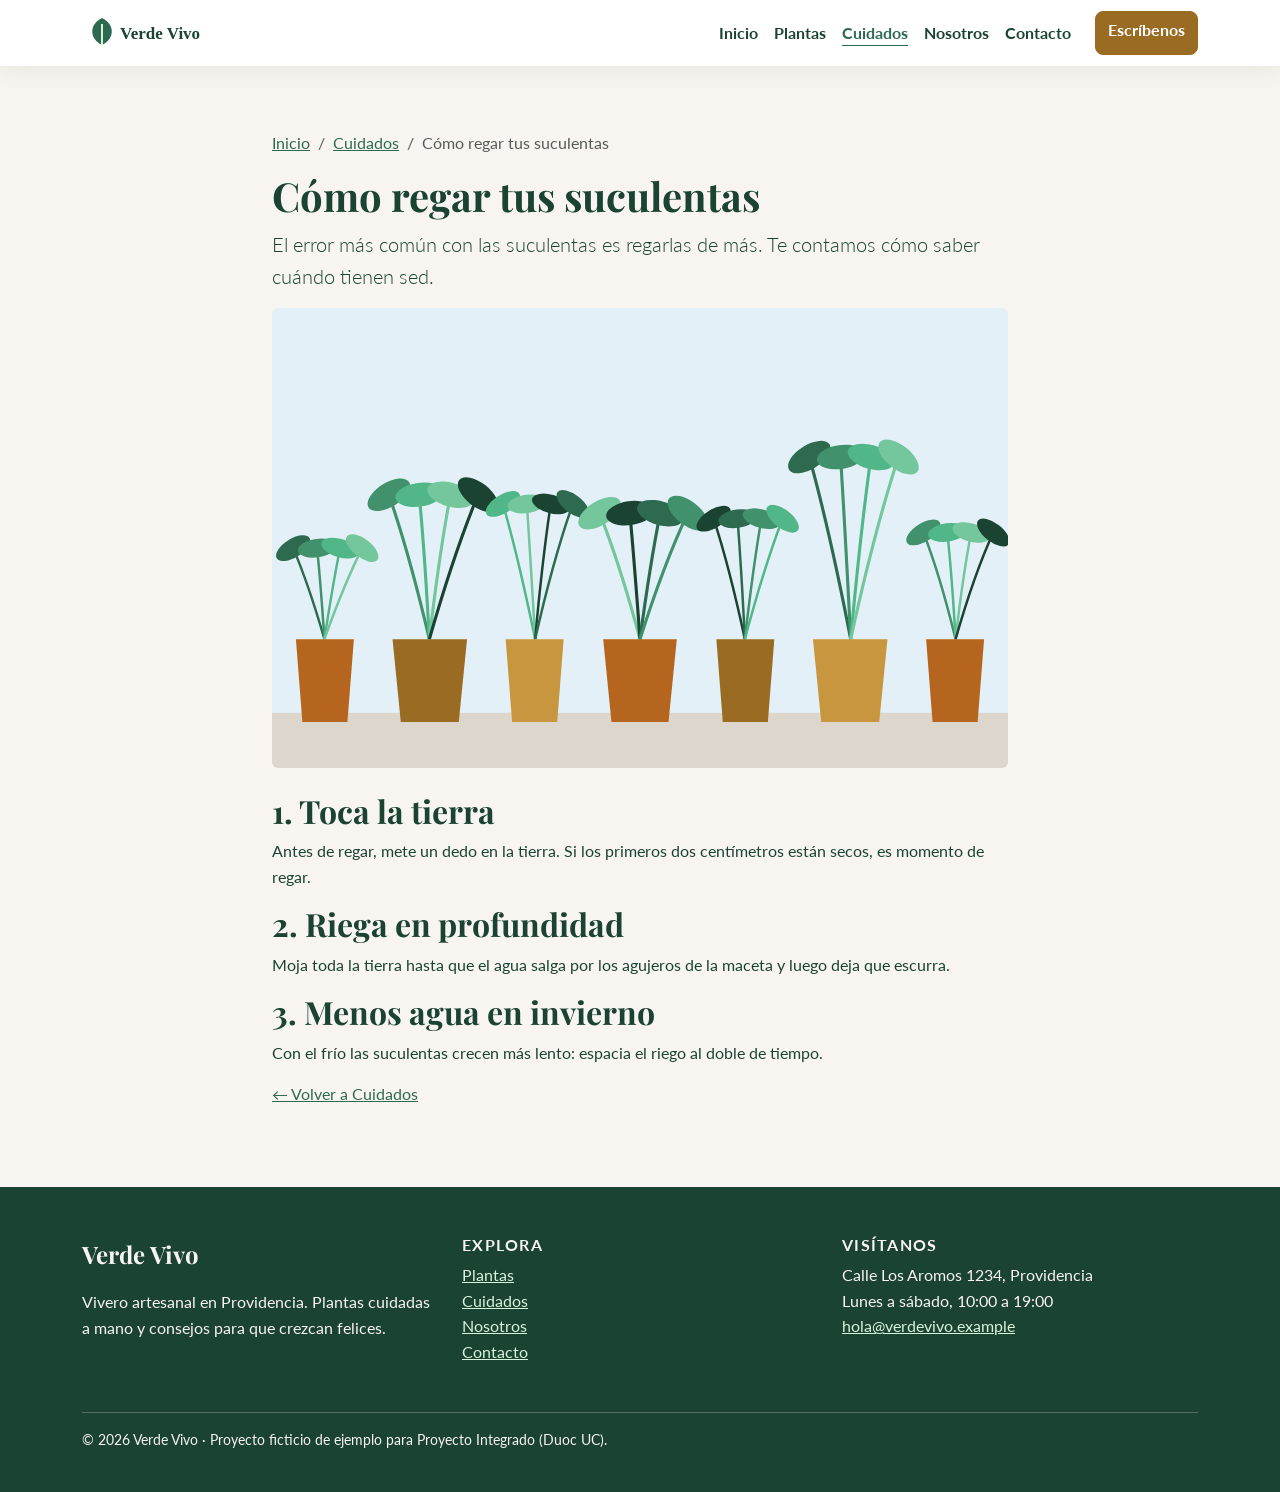
<file: semana-05/ejemplo-codigo/articulo.html>
<!DOCTYPE html>
<html lang="es">
<head>
  <meta charset="UTF-8">
  <meta name="viewport" content="width=device-width, initial-scale=1">
  <title>Cómo regar tus suculentas · Verde Vivo</title>
  <meta name="description" content="El error más común con las suculentas es regarlas de más. Te contamos cómo saber cuándo tienen sed.">
  <!-- Tipografías de la guía de estilos (Google Fonts, SIL Open Font License) -->
  <link rel="preconnect" href="https://fonts.googleapis.com">
  <link rel="preconnect" href="https://fonts.gstatic.com" crossorigin>
  <link rel="stylesheet" href="https://fonts.googleapis.com/css2?family=Lato:wght@400;700&amp;family=Playfair+Display:wght@600;700&amp;display=swap">
  <!-- Bootstrap 5.3.8 (licencia MIT) -->
  <link rel="stylesheet" href="https://cdn.jsdelivr.net/npm/bootstrap@5.3.8/dist/css/bootstrap.min.css">
  <!-- Estilos propios: siempre después de Bootstrap -->
  <link rel="stylesheet" href="css/estilos.css">
</head>
<body>
  <a class="saltar-contenido" href="#contenido">Saltar al contenido</a>

  <header class="encabezado">
    <nav class="navbar navbar-expand-lg" aria-label="Navegación principal">
      <div class="container">
        <a class="navbar-brand" href="index.html">
          <img src="img/logo.svg" alt="Verde Vivo, ir al inicio" width="140" height="40">
        </a>
        <button class="navbar-toggler" type="button" data-bs-toggle="collapse" data-bs-target="#menu-principal"
                aria-controls="menu-principal" aria-expanded="false" aria-label="Abrir menú">
          <span class="navbar-toggler-icon"></span>
        </button>
        <div class="collapse navbar-collapse" id="menu-principal">
          <ul class="navbar-nav ms-auto">
          <li class="nav-item"><a class="nav-link" href="index.html">Inicio</a></li>
          <li class="nav-item"><a class="nav-link" href="plantas.html">Plantas</a></li>
          <li class="nav-item"><a class="nav-link active" aria-current="page" href="cuidados.html">Cuidados</a></li>
          <li class="nav-item"><a class="nav-link" href="nosotros.html">Nosotros</a></li>
          <li class="nav-item"><a class="nav-link" href="contacto.html">Contacto</a></li>
          </ul>
          <a class="btn btn-accion ms-lg-3" href="contacto.html">Escríbenos</a>
        </div>
      </div>
    </nav>
  </header>

  <main id="contenido">
    <div class="seccion">
      <div class="container">
        <div class="row">
          <!-- Offset: columna de lectura centrada sin columnas vacías -->
          <div class="col-12 col-lg-8 offset-lg-2">
            <nav aria-label="Ruta de navegación">
              <ol class="breadcrumb">
                <li class="breadcrumb-item"><a href="index.html">Inicio</a></li>
                <li class="breadcrumb-item"><a href="cuidados.html">Cuidados</a></li>
                <li class="breadcrumb-item active" aria-current="page">Cómo regar tus suculentas</li>
              </ol>
            </nav>
            <article>
              <h1>Cómo regar tus suculentas</h1>
              <p class="lead">El error más común con las suculentas es regarlas de más. Te contamos cómo saber cuándo tienen sed.</p>
              <img src="img/articulos/riego-suculentas.svg" class="img-fluid rounded mb-4" alt="" width="800" height="500">
              <h2>1. Toca la tierra</h2>
              <p>Antes de regar, mete un dedo en la tierra. Si los primeros dos centímetros están secos, es momento de regar.</p>
              <h2>2. Riega en profundidad</h2>
              <p>Moja toda la tierra hasta que el agua salga por los agujeros de la maceta y luego deja que escurra.</p>
              <h2>3. Menos agua en invierno</h2>
              <p>Con el frío las suculentas crecen más lento: espacia el riego al doble de tiempo.</p>
              <p><a href="cuidados.html">← Volver a Cuidados</a></p>
            </article>
          </div>
        </div>
      </div>
    </div>
  </main>

  <footer class="pie">
    <div class="container">
      <div class="row g-3 g-lg-4">
        <div class="col-12 col-md-4">
          <p class="pie__marca">Verde Vivo</p>
          <p>Vivero artesanal en Providencia. Plantas cuidadas a mano y consejos para que crezcan felices.</p>
        </div>
        <div class="col-6 col-md-4">
          <h2 class="pie__titulo">Explora</h2>
          <ul class="list-unstyled">
            <li><a href="plantas.html">Plantas</a></li>
            <li><a href="cuidados.html">Cuidados</a></li>
            <li><a href="nosotros.html">Nosotros</a></li>
            <li><a href="contacto.html">Contacto</a></li>
          </ul>
        </div>
        <div class="col-6 col-md-4">
          <h2 class="pie__titulo">Visítanos</h2>
          <address>
            Calle Los Aromos 1234, Providencia<br>
            Lunes a sábado, 10:00 a 19:00<br>
            <a href="mailto:hola@verdevivo.example">hola@verdevivo.example</a>
          </address>
        </div>
      </div>
      <p class="pie__legal">© 2026 Verde Vivo · Proyecto ficticio de ejemplo para Proyecto Integrado (Duoc UC).</p>
    </div>
  </footer>

  <!-- Bootstrap JS: necesario para el menú hamburguesa -->
  <script src="https://cdn.jsdelivr.net/npm/bootstrap@5.3.8/dist/js/bootstrap.bundle.min.js"></script>
  <script src="js/main.js"></script>
</body>
</html>
</file>
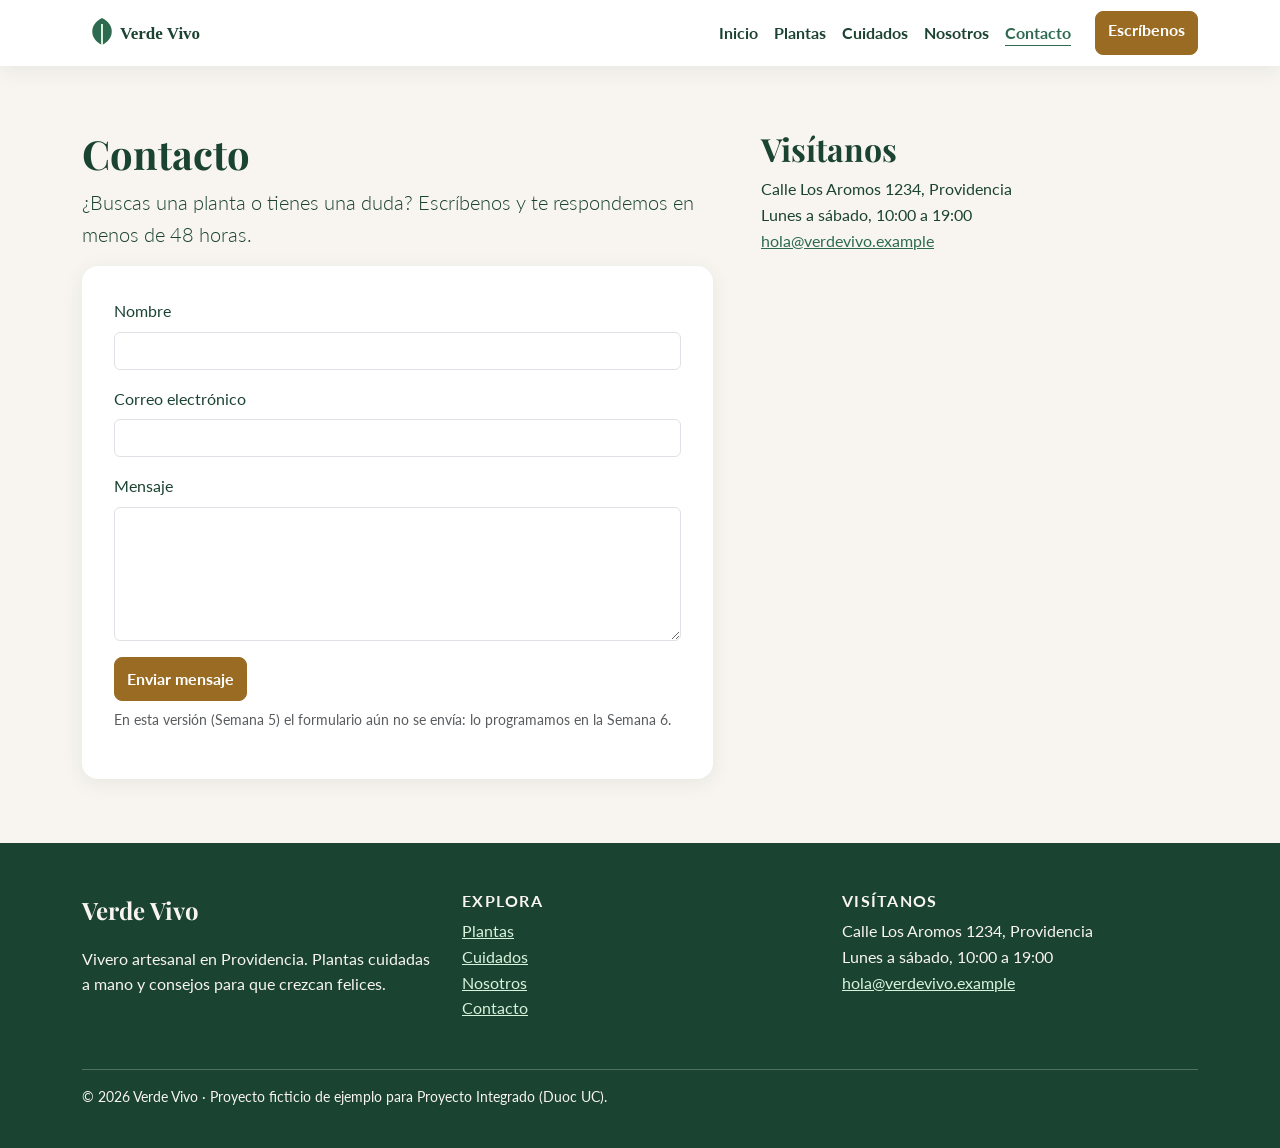
<file: semana-05/ejemplo-codigo/contacto.html>
<!DOCTYPE html>
<html lang="es">
<head>
  <meta charset="UTF-8">
  <meta name="viewport" content="width=device-width, initial-scale=1">
  <title>Contacto · Verde Vivo</title>
  <meta name="description" content="Escríbenos o visítanos en Providencia.">
  <!-- Tipografías de la guía de estilos (Google Fonts, SIL Open Font License) -->
  <link rel="preconnect" href="https://fonts.googleapis.com">
  <link rel="preconnect" href="https://fonts.gstatic.com" crossorigin>
  <link rel="stylesheet" href="https://fonts.googleapis.com/css2?family=Lato:wght@400;700&amp;family=Playfair+Display:wght@600;700&amp;display=swap">
  <!-- Bootstrap 5.3.8 (licencia MIT) -->
  <link rel="stylesheet" href="https://cdn.jsdelivr.net/npm/bootstrap@5.3.8/dist/css/bootstrap.min.css">
  <!-- Estilos propios: siempre después de Bootstrap -->
  <link rel="stylesheet" href="css/estilos.css">
</head>
<body>
  <a class="saltar-contenido" href="#contenido">Saltar al contenido</a>

  <header class="encabezado">
    <nav class="navbar navbar-expand-lg" aria-label="Navegación principal">
      <div class="container">
        <a class="navbar-brand" href="index.html">
          <img src="img/logo.svg" alt="Verde Vivo, ir al inicio" width="140" height="40">
        </a>
        <button class="navbar-toggler" type="button" data-bs-toggle="collapse" data-bs-target="#menu-principal"
                aria-controls="menu-principal" aria-expanded="false" aria-label="Abrir menú">
          <span class="navbar-toggler-icon"></span>
        </button>
        <div class="collapse navbar-collapse" id="menu-principal">
          <ul class="navbar-nav ms-auto">
          <li class="nav-item"><a class="nav-link" href="index.html">Inicio</a></li>
          <li class="nav-item"><a class="nav-link" href="plantas.html">Plantas</a></li>
          <li class="nav-item"><a class="nav-link" href="cuidados.html">Cuidados</a></li>
          <li class="nav-item"><a class="nav-link" href="nosotros.html">Nosotros</a></li>
          <li class="nav-item"><a class="nav-link active" aria-current="page" href="contacto.html">Contacto</a></li>
          </ul>
          <a class="btn btn-accion ms-lg-3" href="contacto.html">Escríbenos</a>
        </div>
      </div>
    </nav>
  </header>

  <main id="contenido">
    <section class="seccion">
      <div class="container">
        <div class="row g-4 g-lg-5">
          <div class="col-12 col-lg-7">
            <h1>Contacto</h1>
            <p class="lead">¿Buscas una planta o tienes una duda? Escríbenos y te respondemos en menos de 48 horas.</p>
            <form class="formulario">
              <div class="mb-3">
                <label for="nombre" class="form-label">Nombre</label>
                <input type="text" id="nombre" name="nombre" class="form-control" required minlength="2" autocomplete="name">
              </div>
              <div class="mb-3">
                <label for="correo" class="form-label">Correo electrónico</label>
                <input type="email" id="correo" name="correo" class="form-control" required autocomplete="email">
              </div>
              <div class="mb-3">
                <label for="mensaje" class="form-label">Mensaje</label>
                <textarea id="mensaje" name="mensaje" class="form-control" rows="5" required minlength="10"></textarea>
              </div>
              <div class="d-grid d-sm-block"><button type="submit" class="btn btn-accion">Enviar mensaje</button></div>
              <p class="form-text mt-2">En esta versión (Semana 5) el formulario aún no se envía: lo programamos en la Semana 6.</p>
            </form>
          </div>
          <div class="col-12 col-lg-5">
            <h2>Visítanos</h2>
            <address>
              Calle Los Aromos 1234, Providencia<br>
              Lunes a sábado, 10:00 a 19:00<br>
              <a href="mailto:hola@verdevivo.example">hola@verdevivo.example</a>
            </address>
          </div>
        </div>
      </div>
    </section>
  </main>

  <footer class="pie">
    <div class="container">
      <div class="row g-3 g-lg-4">
        <div class="col-12 col-md-4">
          <p class="pie__marca">Verde Vivo</p>
          <p>Vivero artesanal en Providencia. Plantas cuidadas a mano y consejos para que crezcan felices.</p>
        </div>
        <div class="col-6 col-md-4">
          <h2 class="pie__titulo">Explora</h2>
          <ul class="list-unstyled">
            <li><a href="plantas.html">Plantas</a></li>
            <li><a href="cuidados.html">Cuidados</a></li>
            <li><a href="nosotros.html">Nosotros</a></li>
            <li><a href="contacto.html">Contacto</a></li>
          </ul>
        </div>
        <div class="col-6 col-md-4">
          <h2 class="pie__titulo">Visítanos</h2>
          <address>
            Calle Los Aromos 1234, Providencia<br>
            Lunes a sábado, 10:00 a 19:00<br>
            <a href="mailto:hola@verdevivo.example">hola@verdevivo.example</a>
          </address>
        </div>
      </div>
      <p class="pie__legal">© 2026 Verde Vivo · Proyecto ficticio de ejemplo para Proyecto Integrado (Duoc UC).</p>
    </div>
  </footer>

  <!-- Bootstrap JS: necesario para el menú hamburguesa -->
  <script src="https://cdn.jsdelivr.net/npm/bootstrap@5.3.8/dist/js/bootstrap.bundle.min.js"></script>
  <script src="js/main.js"></script>
</body>
</html>
</file>
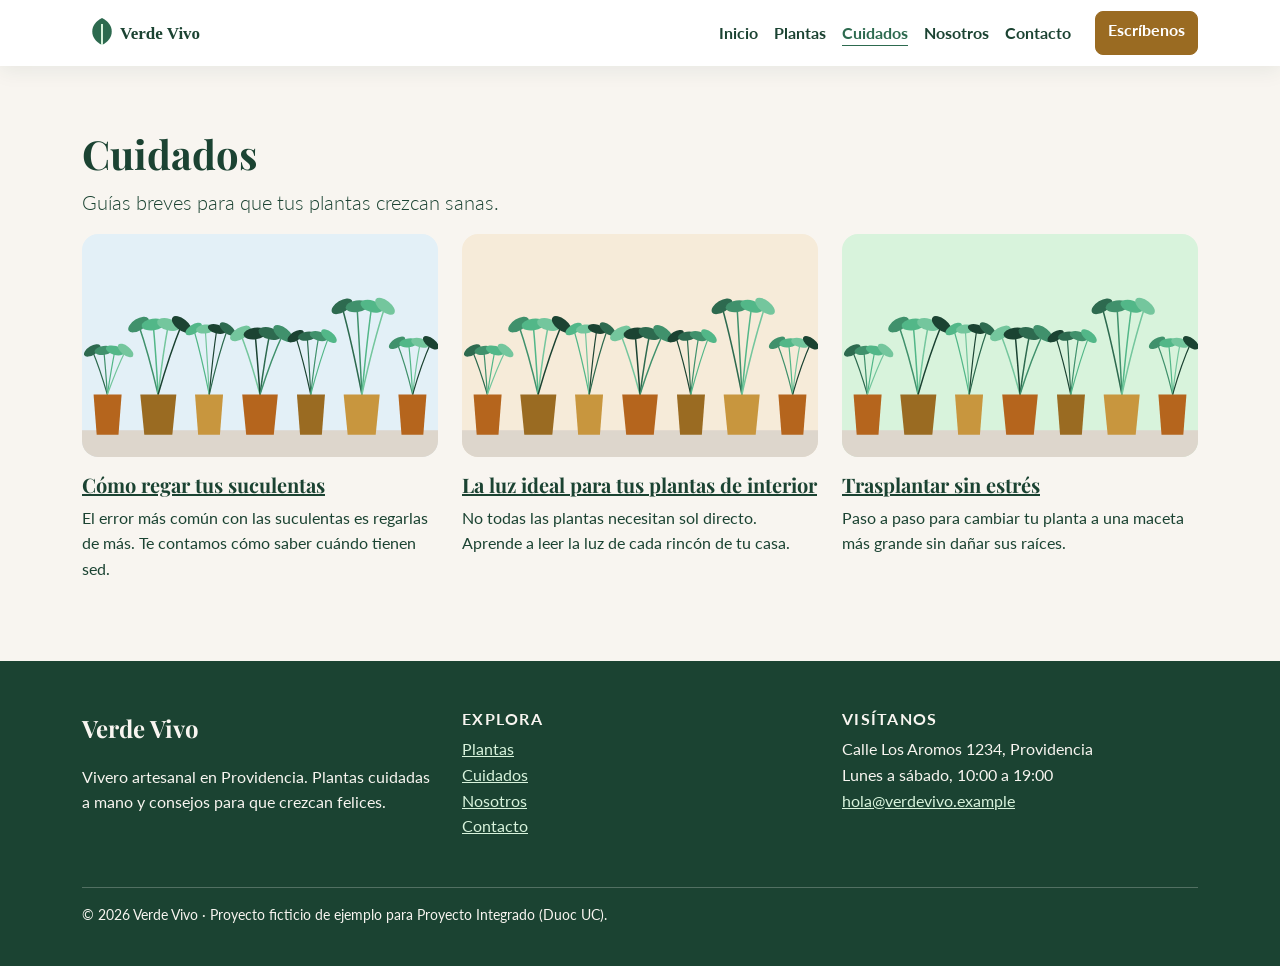
<file: semana-05/ejemplo-codigo/cuidados.html>
<!DOCTYPE html>
<html lang="es">
<head>
  <meta charset="UTF-8">
  <meta name="viewport" content="width=device-width, initial-scale=1">
  <title>Cuidados · Verde Vivo</title>
  <meta name="description" content="Consejos para regar, iluminar y trasplantar tus plantas.">
  <!-- Tipografías de la guía de estilos (Google Fonts, SIL Open Font License) -->
  <link rel="preconnect" href="https://fonts.googleapis.com">
  <link rel="preconnect" href="https://fonts.gstatic.com" crossorigin>
  <link rel="stylesheet" href="https://fonts.googleapis.com/css2?family=Lato:wght@400;700&amp;family=Playfair+Display:wght@600;700&amp;display=swap">
  <!-- Bootstrap 5.3.8 (licencia MIT) -->
  <link rel="stylesheet" href="https://cdn.jsdelivr.net/npm/bootstrap@5.3.8/dist/css/bootstrap.min.css">
  <!-- Estilos propios: siempre después de Bootstrap -->
  <link rel="stylesheet" href="css/estilos.css">
</head>
<body>
  <a class="saltar-contenido" href="#contenido">Saltar al contenido</a>

  <header class="encabezado">
    <nav class="navbar navbar-expand-lg" aria-label="Navegación principal">
      <div class="container">
        <a class="navbar-brand" href="index.html">
          <img src="img/logo.svg" alt="Verde Vivo, ir al inicio" width="140" height="40">
        </a>
        <button class="navbar-toggler" type="button" data-bs-toggle="collapse" data-bs-target="#menu-principal"
                aria-controls="menu-principal" aria-expanded="false" aria-label="Abrir menú">
          <span class="navbar-toggler-icon"></span>
        </button>
        <div class="collapse navbar-collapse" id="menu-principal">
          <ul class="navbar-nav ms-auto">
          <li class="nav-item"><a class="nav-link" href="index.html">Inicio</a></li>
          <li class="nav-item"><a class="nav-link" href="plantas.html">Plantas</a></li>
          <li class="nav-item"><a class="nav-link active" aria-current="page" href="cuidados.html">Cuidados</a></li>
          <li class="nav-item"><a class="nav-link" href="nosotros.html">Nosotros</a></li>
          <li class="nav-item"><a class="nav-link" href="contacto.html">Contacto</a></li>
          </ul>
          <a class="btn btn-accion ms-lg-3" href="contacto.html">Escríbenos</a>
        </div>
      </div>
    </nav>
  </header>

  <main id="contenido">
    <section class="seccion">
      <div class="container">
        <h1>Cuidados</h1>
        <p class="lead">Guías breves para que tus plantas crezcan sanas.</p>
        <div class="row g-3 g-lg-4">
          <div class="col-12 col-md-6 col-lg-4">
            <article class="tarjeta-articulo">
              <img src="img/articulos/riego-suculentas.svg" class="img-fluid" alt="" width="800" height="500" loading="lazy">
              <h2 class="tarjeta-articulo__titulo"><a href="articulo.html">Cómo regar tus suculentas</a></h2>
              <p>El error más común con las suculentas es regarlas de más. Te contamos cómo saber cuándo tienen sed.</p>
            </article>
          </div>
          <div class="col-12 col-md-6 col-lg-4">
            <article class="tarjeta-articulo">
              <img src="img/articulos/luz-interior.svg" class="img-fluid" alt="" width="800" height="500" loading="lazy">
              <h2 class="tarjeta-articulo__titulo"><a href="articulo.html">La luz ideal para tus plantas de interior</a></h2>
              <p>No todas las plantas necesitan sol directo. Aprende a leer la luz de cada rincón de tu casa.</p>
            </article>
          </div>
          <div class="col-12 col-md-6 col-lg-4">
            <article class="tarjeta-articulo">
              <img src="img/articulos/trasplante.svg" class="img-fluid" alt="" width="800" height="500" loading="lazy">
              <h2 class="tarjeta-articulo__titulo"><a href="articulo.html">Trasplantar sin estrés</a></h2>
              <p>Paso a paso para cambiar tu planta a una maceta más grande sin dañar sus raíces.</p>
            </article>
          </div>
        </div>
      </div>
    </section>
  </main>

  <footer class="pie">
    <div class="container">
      <div class="row g-3 g-lg-4">
        <div class="col-12 col-md-4">
          <p class="pie__marca">Verde Vivo</p>
          <p>Vivero artesanal en Providencia. Plantas cuidadas a mano y consejos para que crezcan felices.</p>
        </div>
        <div class="col-6 col-md-4">
          <h2 class="pie__titulo">Explora</h2>
          <ul class="list-unstyled">
            <li><a href="plantas.html">Plantas</a></li>
            <li><a href="cuidados.html">Cuidados</a></li>
            <li><a href="nosotros.html">Nosotros</a></li>
            <li><a href="contacto.html">Contacto</a></li>
          </ul>
        </div>
        <div class="col-6 col-md-4">
          <h2 class="pie__titulo">Visítanos</h2>
          <address>
            Calle Los Aromos 1234, Providencia<br>
            Lunes a sábado, 10:00 a 19:00<br>
            <a href="mailto:hola@verdevivo.example">hola@verdevivo.example</a>
          </address>
        </div>
      </div>
      <p class="pie__legal">© 2026 Verde Vivo · Proyecto ficticio de ejemplo para Proyecto Integrado (Duoc UC).</p>
    </div>
  </footer>

  <!-- Bootstrap JS: necesario para el menú hamburguesa -->
  <script src="https://cdn.jsdelivr.net/npm/bootstrap@5.3.8/dist/js/bootstrap.bundle.min.js"></script>
  <script src="js/main.js"></script>
</body>
</html>
</file>
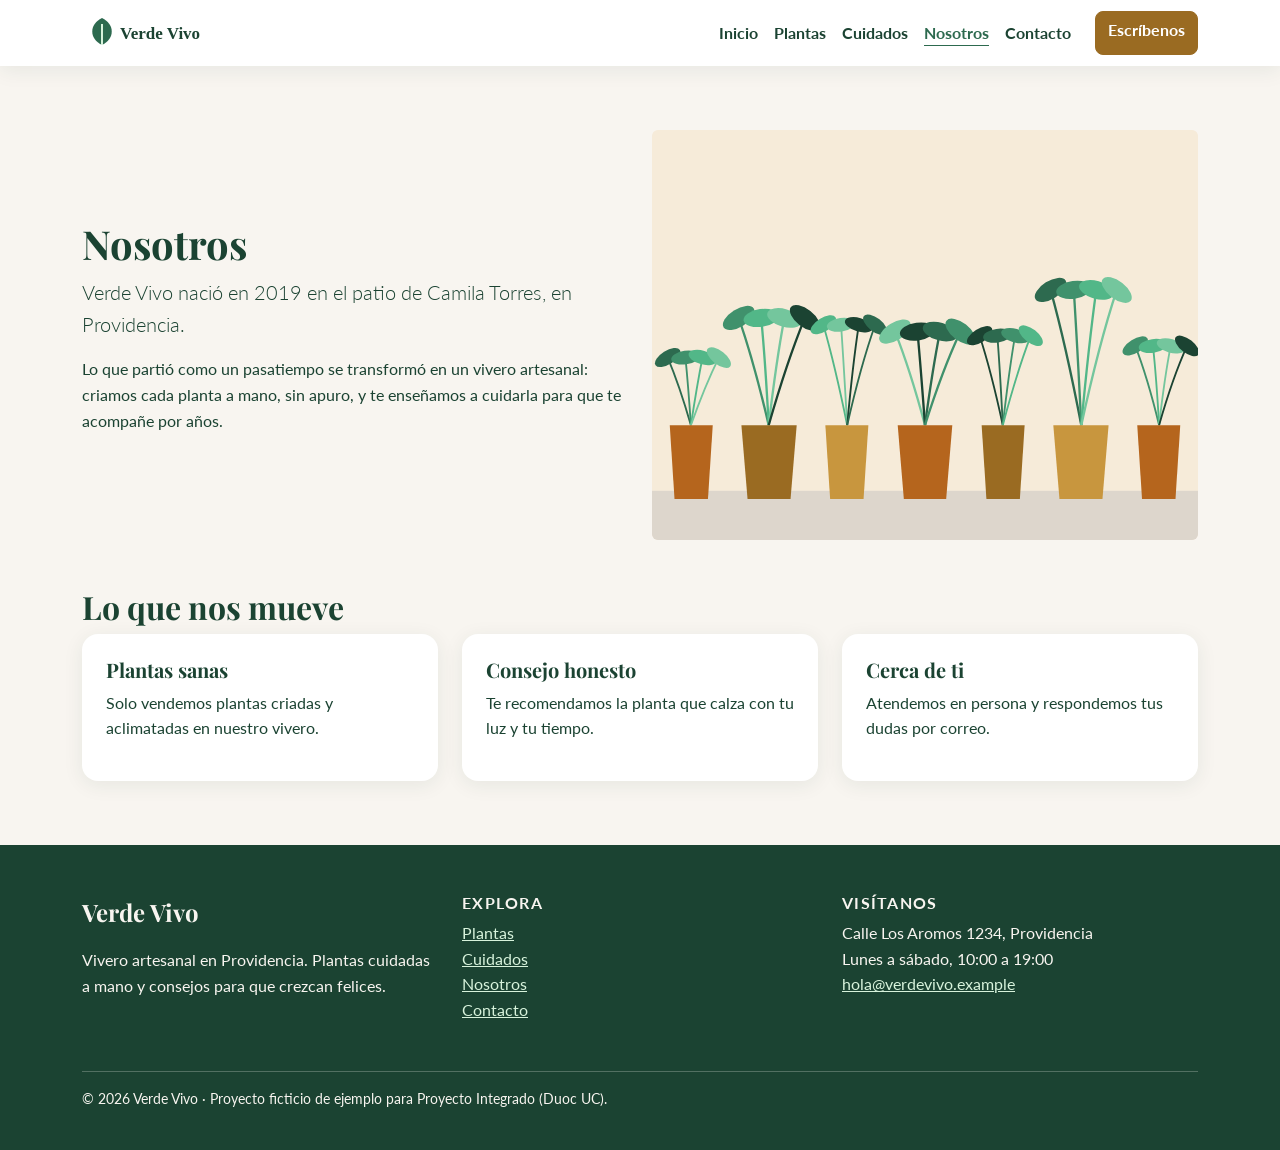
<file: semana-05/ejemplo-codigo/nosotros.html>
<!DOCTYPE html>
<html lang="es">
<head>
  <meta charset="UTF-8">
  <meta name="viewport" content="width=device-width, initial-scale=1">
  <title>Nosotros · Verde Vivo</title>
  <meta name="description" content="La historia de Verde Vivo, vivero artesanal en Providencia.">
  <!-- Tipografías de la guía de estilos (Google Fonts, SIL Open Font License) -->
  <link rel="preconnect" href="https://fonts.googleapis.com">
  <link rel="preconnect" href="https://fonts.gstatic.com" crossorigin>
  <link rel="stylesheet" href="https://fonts.googleapis.com/css2?family=Lato:wght@400;700&amp;family=Playfair+Display:wght@600;700&amp;display=swap">
  <!-- Bootstrap 5.3.8 (licencia MIT) -->
  <link rel="stylesheet" href="https://cdn.jsdelivr.net/npm/bootstrap@5.3.8/dist/css/bootstrap.min.css">
  <!-- Estilos propios: siempre después de Bootstrap -->
  <link rel="stylesheet" href="css/estilos.css">
</head>
<body>
  <a class="saltar-contenido" href="#contenido">Saltar al contenido</a>

  <header class="encabezado">
    <nav class="navbar navbar-expand-lg" aria-label="Navegación principal">
      <div class="container">
        <a class="navbar-brand" href="index.html">
          <img src="img/logo.svg" alt="Verde Vivo, ir al inicio" width="140" height="40">
        </a>
        <button class="navbar-toggler" type="button" data-bs-toggle="collapse" data-bs-target="#menu-principal"
                aria-controls="menu-principal" aria-expanded="false" aria-label="Abrir menú">
          <span class="navbar-toggler-icon"></span>
        </button>
        <div class="collapse navbar-collapse" id="menu-principal">
          <ul class="navbar-nav ms-auto">
          <li class="nav-item"><a class="nav-link" href="index.html">Inicio</a></li>
          <li class="nav-item"><a class="nav-link" href="plantas.html">Plantas</a></li>
          <li class="nav-item"><a class="nav-link" href="cuidados.html">Cuidados</a></li>
          <li class="nav-item"><a class="nav-link active" aria-current="page" href="nosotros.html">Nosotros</a></li>
          <li class="nav-item"><a class="nav-link" href="contacto.html">Contacto</a></li>
          </ul>
          <a class="btn btn-accion ms-lg-3" href="contacto.html">Escríbenos</a>
        </div>
      </div>
    </nav>
  </header>

  <main id="contenido">
    <section class="seccion">
      <div class="container">
        <div class="row g-4 align-items-center">
          <div class="col-12 col-md-6">
            <h1>Nosotros</h1>
            <p class="lead">Verde Vivo nació en 2019 en el patio de Camila Torres, en Providencia.</p>
            <p>Lo que partió como un pasatiempo se transformó en un vivero artesanal: criamos cada planta a mano, sin apuro, y te enseñamos a cuidarla para que te acompañe por años.</p>
          </div>
          <div class="col-12 col-md-6">
            <img src="img/nosotros.svg" class="img-fluid rounded" alt="" width="800" height="600">
          </div>
        </div>
        <h2 class="mt-5">Lo que nos mueve</h2>
        <div class="row g-3 g-lg-4">
          <div class="col-12 col-md-4"><div class="valor"><h3>Plantas sanas</h3><p>Solo vendemos plantas criadas y aclimatadas en nuestro vivero.</p></div></div>
          <div class="col-12 col-md-4"><div class="valor"><h3>Consejo honesto</h3><p>Te recomendamos la planta que calza con tu luz y tu tiempo.</p></div></div>
          <div class="col-12 col-md-4"><div class="valor"><h3>Cerca de ti</h3><p>Atendemos en persona y respondemos tus dudas por correo.</p></div></div>
        </div>
      </div>
    </section>
  </main>

  <footer class="pie">
    <div class="container">
      <div class="row g-3 g-lg-4">
        <div class="col-12 col-md-4">
          <p class="pie__marca">Verde Vivo</p>
          <p>Vivero artesanal en Providencia. Plantas cuidadas a mano y consejos para que crezcan felices.</p>
        </div>
        <div class="col-6 col-md-4">
          <h2 class="pie__titulo">Explora</h2>
          <ul class="list-unstyled">
            <li><a href="plantas.html">Plantas</a></li>
            <li><a href="cuidados.html">Cuidados</a></li>
            <li><a href="nosotros.html">Nosotros</a></li>
            <li><a href="contacto.html">Contacto</a></li>
          </ul>
        </div>
        <div class="col-6 col-md-4">
          <h2 class="pie__titulo">Visítanos</h2>
          <address>
            Calle Los Aromos 1234, Providencia<br>
            Lunes a sábado, 10:00 a 19:00<br>
            <a href="mailto:hola@verdevivo.example">hola@verdevivo.example</a>
          </address>
        </div>
      </div>
      <p class="pie__legal">© 2026 Verde Vivo · Proyecto ficticio de ejemplo para Proyecto Integrado (Duoc UC).</p>
    </div>
  </footer>

  <!-- Bootstrap JS: necesario para el menú hamburguesa -->
  <script src="https://cdn.jsdelivr.net/npm/bootstrap@5.3.8/dist/js/bootstrap.bundle.min.js"></script>
  <script src="js/main.js"></script>
</body>
</html>
</file>
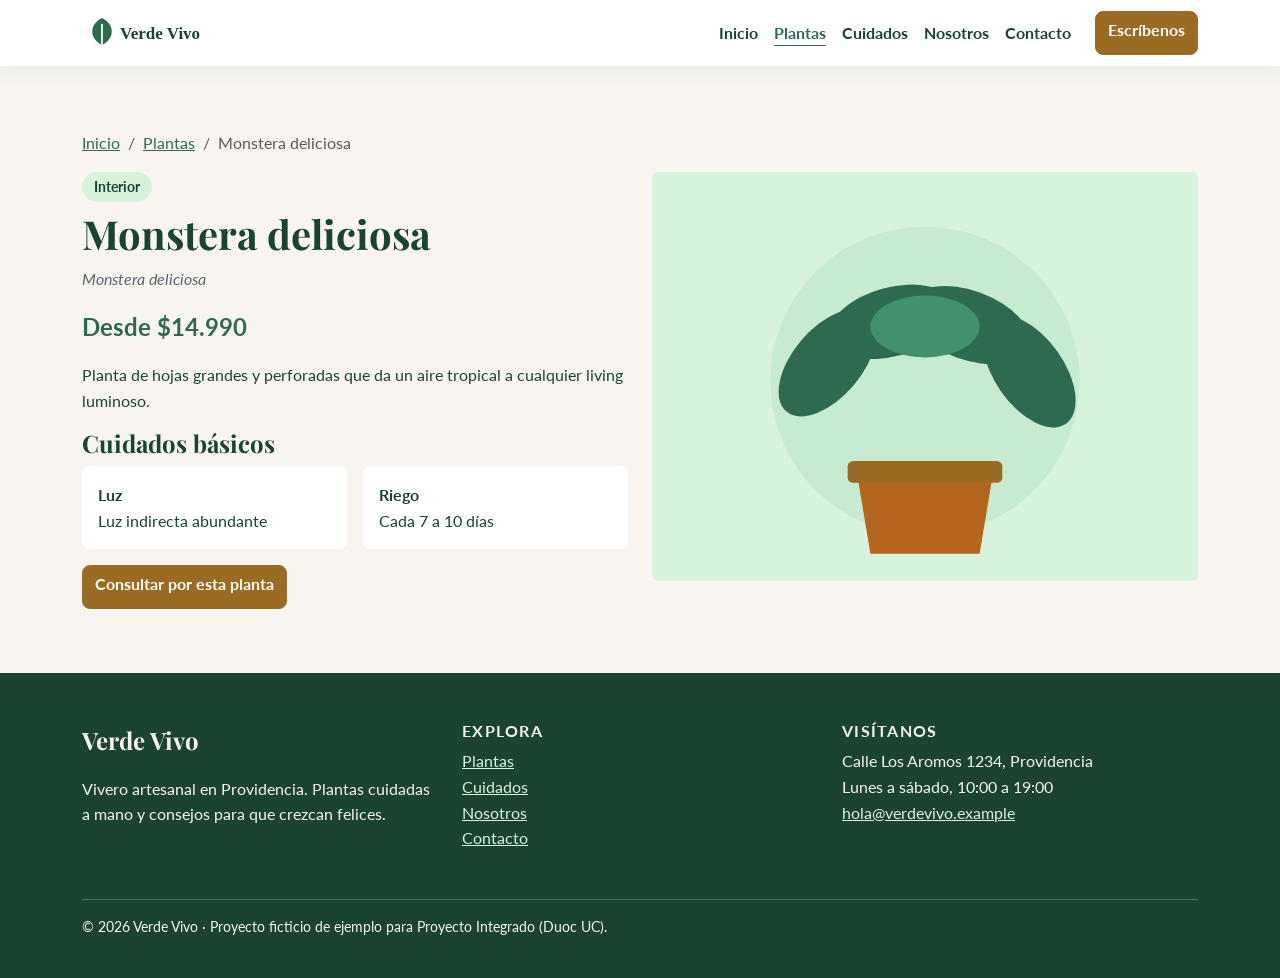
<file: semana-05/ejemplo-codigo/planta.html>
<!DOCTYPE html>
<html lang="es">
<head>
  <meta charset="UTF-8">
  <meta name="viewport" content="width=device-width, initial-scale=1">
  <title>Monstera deliciosa · Verde Vivo</title>
  <meta name="description" content="Monstera deliciosa: descripción, precio referencial y cuidados.">
  <!-- Tipografías de la guía de estilos (Google Fonts, SIL Open Font License) -->
  <link rel="preconnect" href="https://fonts.googleapis.com">
  <link rel="preconnect" href="https://fonts.gstatic.com" crossorigin>
  <link rel="stylesheet" href="https://fonts.googleapis.com/css2?family=Lato:wght@400;700&amp;family=Playfair+Display:wght@600;700&amp;display=swap">
  <!-- Bootstrap 5.3.8 (licencia MIT) -->
  <link rel="stylesheet" href="https://cdn.jsdelivr.net/npm/bootstrap@5.3.8/dist/css/bootstrap.min.css">
  <!-- Estilos propios: siempre después de Bootstrap -->
  <link rel="stylesheet" href="css/estilos.css">
</head>
<body>
  <a class="saltar-contenido" href="#contenido">Saltar al contenido</a>

  <header class="encabezado">
    <nav class="navbar navbar-expand-lg" aria-label="Navegación principal">
      <div class="container">
        <a class="navbar-brand" href="index.html">
          <img src="img/logo.svg" alt="Verde Vivo, ir al inicio" width="140" height="40">
        </a>
        <button class="navbar-toggler" type="button" data-bs-toggle="collapse" data-bs-target="#menu-principal"
                aria-controls="menu-principal" aria-expanded="false" aria-label="Abrir menú">
          <span class="navbar-toggler-icon"></span>
        </button>
        <div class="collapse navbar-collapse" id="menu-principal">
          <ul class="navbar-nav ms-auto">
          <li class="nav-item"><a class="nav-link" href="index.html">Inicio</a></li>
          <li class="nav-item"><a class="nav-link active" aria-current="page" href="plantas.html">Plantas</a></li>
          <li class="nav-item"><a class="nav-link" href="cuidados.html">Cuidados</a></li>
          <li class="nav-item"><a class="nav-link" href="nosotros.html">Nosotros</a></li>
          <li class="nav-item"><a class="nav-link" href="contacto.html">Contacto</a></li>
          </ul>
          <a class="btn btn-accion ms-lg-3" href="contacto.html">Escríbenos</a>
        </div>
      </div>
    </nav>
  </header>

  <main id="contenido">
    <section class="seccion">
      <div class="container">
        <nav aria-label="Ruta de navegación">
          <ol class="breadcrumb">
            <li class="breadcrumb-item"><a href="index.html">Inicio</a></li>
            <li class="breadcrumb-item"><a href="plantas.html">Plantas</a></li>
            <li class="breadcrumb-item active" aria-current="page">Monstera deliciosa</li>
          </ol>
        </nav>
        <div class="row g-4 align-items-start">
          <div class="col-12 col-lg-6 order-lg-2">
            <img src="img/plantas/monstera.svg" class="img-fluid rounded" alt="Ilustración de monstera deliciosa en maceta" width="600" height="450">
          </div>
          <div class="col-12 col-lg-6 order-lg-1">
            <p class="chip">Interior</p>
            <h1>Monstera deliciosa</h1>
            <p class="nombre-cientifico"><i>Monstera deliciosa</i></p>
            <p class="detalle-planta__precio">Desde $14.990</p>
            <p>Planta de hojas grandes y perforadas que da un aire tropical a cualquier living luminoso.</p>
            <h2 class="h4">Cuidados básicos</h2>
            <!-- Nesting: una fila dentro de la columna -->
            <div class="row g-3 cuidados">
              <div class="col-6">
                <div class="cuidados__item"><p class="cuidados__dato">Luz</p><p>Luz indirecta abundante</p></div>
              </div>
              <div class="col-6">
                <div class="cuidados__item"><p class="cuidados__dato">Riego</p><p>Cada 7 a 10 días</p></div>
              </div>
            </div>
            <a href="contacto.html" class="btn btn-accion mt-3">Consultar por esta planta</a>
          </div>
        </div>
      </div>
    </section>
  </main>

  <footer class="pie">
    <div class="container">
      <div class="row g-3 g-lg-4">
        <div class="col-12 col-md-4">
          <p class="pie__marca">Verde Vivo</p>
          <p>Vivero artesanal en Providencia. Plantas cuidadas a mano y consejos para que crezcan felices.</p>
        </div>
        <div class="col-6 col-md-4">
          <h2 class="pie__titulo">Explora</h2>
          <ul class="list-unstyled">
            <li><a href="plantas.html">Plantas</a></li>
            <li><a href="cuidados.html">Cuidados</a></li>
            <li><a href="nosotros.html">Nosotros</a></li>
            <li><a href="contacto.html">Contacto</a></li>
          </ul>
        </div>
        <div class="col-6 col-md-4">
          <h2 class="pie__titulo">Visítanos</h2>
          <address>
            Calle Los Aromos 1234, Providencia<br>
            Lunes a sábado, 10:00 a 19:00<br>
            <a href="mailto:hola@verdevivo.example">hola@verdevivo.example</a>
          </address>
        </div>
      </div>
      <p class="pie__legal">© 2026 Verde Vivo · Proyecto ficticio de ejemplo para Proyecto Integrado (Duoc UC).</p>
    </div>
  </footer>

  <!-- Bootstrap JS: necesario para el menú hamburguesa -->
  <script src="https://cdn.jsdelivr.net/npm/bootstrap@5.3.8/dist/js/bootstrap.bundle.min.js"></script>
  <script src="js/main.js"></script>
</body>
</html>
</file>
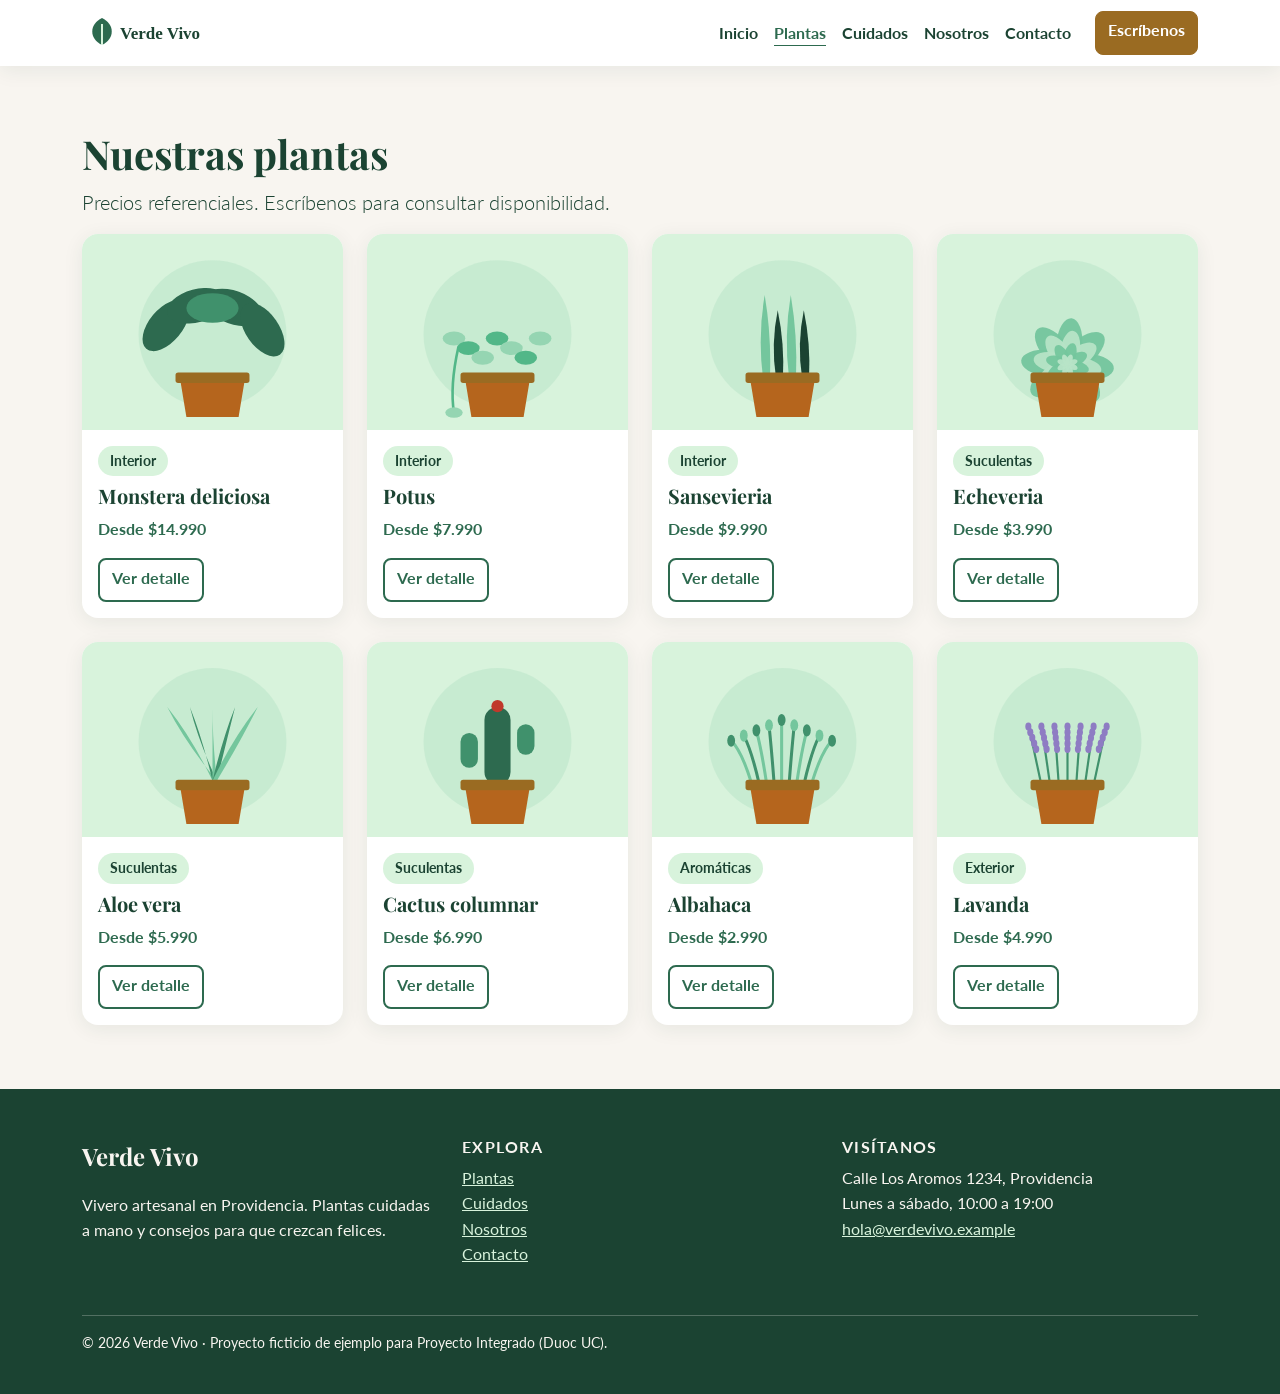
<file: semana-05/ejemplo-codigo/plantas.html>
<!DOCTYPE html>
<html lang="es">
<head>
  <meta charset="UTF-8">
  <meta name="viewport" content="width=device-width, initial-scale=1">
  <title>Plantas · Verde Vivo</title>
  <meta name="description" content="Catálogo de plantas de interior, suculentas, aromáticas y de exterior.">
  <!-- Tipografías de la guía de estilos (Google Fonts, SIL Open Font License) -->
  <link rel="preconnect" href="https://fonts.googleapis.com">
  <link rel="preconnect" href="https://fonts.gstatic.com" crossorigin>
  <link rel="stylesheet" href="https://fonts.googleapis.com/css2?family=Lato:wght@400;700&amp;family=Playfair+Display:wght@600;700&amp;display=swap">
  <!-- Bootstrap 5.3.8 (licencia MIT) -->
  <link rel="stylesheet" href="https://cdn.jsdelivr.net/npm/bootstrap@5.3.8/dist/css/bootstrap.min.css">
  <!-- Estilos propios: siempre después de Bootstrap -->
  <link rel="stylesheet" href="css/estilos.css">
</head>
<body>
  <a class="saltar-contenido" href="#contenido">Saltar al contenido</a>

  <header class="encabezado">
    <nav class="navbar navbar-expand-lg" aria-label="Navegación principal">
      <div class="container">
        <a class="navbar-brand" href="index.html">
          <img src="img/logo.svg" alt="Verde Vivo, ir al inicio" width="140" height="40">
        </a>
        <button class="navbar-toggler" type="button" data-bs-toggle="collapse" data-bs-target="#menu-principal"
                aria-controls="menu-principal" aria-expanded="false" aria-label="Abrir menú">
          <span class="navbar-toggler-icon"></span>
        </button>
        <div class="collapse navbar-collapse" id="menu-principal">
          <ul class="navbar-nav ms-auto">
          <li class="nav-item"><a class="nav-link" href="index.html">Inicio</a></li>
          <li class="nav-item"><a class="nav-link active" aria-current="page" href="plantas.html">Plantas</a></li>
          <li class="nav-item"><a class="nav-link" href="cuidados.html">Cuidados</a></li>
          <li class="nav-item"><a class="nav-link" href="nosotros.html">Nosotros</a></li>
          <li class="nav-item"><a class="nav-link" href="contacto.html">Contacto</a></li>
          </ul>
          <a class="btn btn-accion ms-lg-3" href="contacto.html">Escríbenos</a>
        </div>
      </div>
    </nav>
  </header>

  <main id="contenido">
    <section class="seccion">
      <div class="container">
        <h1>Nuestras plantas</h1>
        <p class="lead">Precios referenciales. Escríbenos para consultar disponibilidad.</p>
        <div class="row g-3 g-lg-4">
          <div class="col-12 col-sm-6 col-lg-3">
            <article class="tarjeta-planta card h-100">
              <img src="img/plantas/monstera.svg" class="card-img-top" alt="Ilustración de monstera deliciosa en maceta" width="600" height="450" loading="lazy">
              <div class="card-body">
                <p class="chip">Interior</p>
                <h2 class="tarjeta-planta__titulo">Monstera deliciosa</h2>
                <p class="tarjeta-planta__precio">Desde $14.990</p>
                <a href="planta.html" class="btn btn-outline-verde stretched-link">Ver detalle<span class="visually-hidden"> de Monstera deliciosa</span></a>
              </div>
            </article>
          </div>
          <div class="col-12 col-sm-6 col-lg-3">
            <article class="tarjeta-planta card h-100">
              <img src="img/plantas/pothos.svg" class="card-img-top" alt="Ilustración de potus en maceta" width="600" height="450" loading="lazy">
              <div class="card-body">
                <p class="chip">Interior</p>
                <h2 class="tarjeta-planta__titulo">Potus</h2>
                <p class="tarjeta-planta__precio">Desde $7.990</p>
                <a href="planta.html" class="btn btn-outline-verde stretched-link">Ver detalle<span class="visually-hidden"> de Potus</span></a>
              </div>
            </article>
          </div>
          <div class="col-12 col-sm-6 col-lg-3">
            <article class="tarjeta-planta card h-100">
              <img src="img/plantas/sansevieria.svg" class="card-img-top" alt="Ilustración de sansevieria en maceta" width="600" height="450" loading="lazy">
              <div class="card-body">
                <p class="chip">Interior</p>
                <h2 class="tarjeta-planta__titulo">Sansevieria</h2>
                <p class="tarjeta-planta__precio">Desde $9.990</p>
                <a href="planta.html" class="btn btn-outline-verde stretched-link">Ver detalle<span class="visually-hidden"> de Sansevieria</span></a>
              </div>
            </article>
          </div>
          <div class="col-12 col-sm-6 col-lg-3">
            <article class="tarjeta-planta card h-100">
              <img src="img/plantas/echeveria.svg" class="card-img-top" alt="Ilustración de echeveria en maceta" width="600" height="450" loading="lazy">
              <div class="card-body">
                <p class="chip">Suculentas</p>
                <h2 class="tarjeta-planta__titulo">Echeveria</h2>
                <p class="tarjeta-planta__precio">Desde $3.990</p>
                <a href="planta.html" class="btn btn-outline-verde stretched-link">Ver detalle<span class="visually-hidden"> de Echeveria</span></a>
              </div>
            </article>
          </div>
          <div class="col-12 col-sm-6 col-lg-3">
            <article class="tarjeta-planta card h-100">
              <img src="img/plantas/aloe-vera.svg" class="card-img-top" alt="Ilustración de aloe vera en maceta" width="600" height="450" loading="lazy">
              <div class="card-body">
                <p class="chip">Suculentas</p>
                <h2 class="tarjeta-planta__titulo">Aloe vera</h2>
                <p class="tarjeta-planta__precio">Desde $5.990</p>
                <a href="planta.html" class="btn btn-outline-verde stretched-link">Ver detalle<span class="visually-hidden"> de Aloe vera</span></a>
              </div>
            </article>
          </div>
          <div class="col-12 col-sm-6 col-lg-3">
            <article class="tarjeta-planta card h-100">
              <img src="img/plantas/cactus.svg" class="card-img-top" alt="Ilustración de cactus columnar en maceta" width="600" height="450" loading="lazy">
              <div class="card-body">
                <p class="chip">Suculentas</p>
                <h2 class="tarjeta-planta__titulo">Cactus columnar</h2>
                <p class="tarjeta-planta__precio">Desde $6.990</p>
                <a href="planta.html" class="btn btn-outline-verde stretched-link">Ver detalle<span class="visually-hidden"> de Cactus columnar</span></a>
              </div>
            </article>
          </div>
          <div class="col-12 col-sm-6 col-lg-3">
            <article class="tarjeta-planta card h-100">
              <img src="img/plantas/albahaca.svg" class="card-img-top" alt="Ilustración de albahaca en maceta" width="600" height="450" loading="lazy">
              <div class="card-body">
                <p class="chip">Aromáticas</p>
                <h2 class="tarjeta-planta__titulo">Albahaca</h2>
                <p class="tarjeta-planta__precio">Desde $2.990</p>
                <a href="planta.html" class="btn btn-outline-verde stretched-link">Ver detalle<span class="visually-hidden"> de Albahaca</span></a>
              </div>
            </article>
          </div>
          <div class="col-12 col-sm-6 col-lg-3">
            <article class="tarjeta-planta card h-100">
              <img src="img/plantas/lavanda.svg" class="card-img-top" alt="Ilustración de lavanda en maceta" width="600" height="450" loading="lazy">
              <div class="card-body">
                <p class="chip">Exterior</p>
                <h2 class="tarjeta-planta__titulo">Lavanda</h2>
                <p class="tarjeta-planta__precio">Desde $4.990</p>
                <a href="planta.html" class="btn btn-outline-verde stretched-link">Ver detalle<span class="visually-hidden"> de Lavanda</span></a>
              </div>
            </article>
          </div>
        </div>
      </div>
    </section>
  </main>

  <footer class="pie">
    <div class="container">
      <div class="row g-3 g-lg-4">
        <div class="col-12 col-md-4">
          <p class="pie__marca">Verde Vivo</p>
          <p>Vivero artesanal en Providencia. Plantas cuidadas a mano y consejos para que crezcan felices.</p>
        </div>
        <div class="col-6 col-md-4">
          <h2 class="pie__titulo">Explora</h2>
          <ul class="list-unstyled">
            <li><a href="plantas.html">Plantas</a></li>
            <li><a href="cuidados.html">Cuidados</a></li>
            <li><a href="nosotros.html">Nosotros</a></li>
            <li><a href="contacto.html">Contacto</a></li>
          </ul>
        </div>
        <div class="col-6 col-md-4">
          <h2 class="pie__titulo">Visítanos</h2>
          <address>
            Calle Los Aromos 1234, Providencia<br>
            Lunes a sábado, 10:00 a 19:00<br>
            <a href="mailto:hola@verdevivo.example">hola@verdevivo.example</a>
          </address>
        </div>
      </div>
      <p class="pie__legal">© 2026 Verde Vivo · Proyecto ficticio de ejemplo para Proyecto Integrado (Duoc UC).</p>
    </div>
  </footer>

  <!-- Bootstrap JS: necesario para el menú hamburguesa -->
  <script src="https://cdn.jsdelivr.net/npm/bootstrap@5.3.8/dist/js/bootstrap.bundle.min.js"></script>
  <script src="js/main.js"></script>
</body>
</html>
</file>
<file: semana-04/ejemplo-codigo/css/estilos.css>
/* ==========================================================
   Verde Vivo · estilos.css (Semana 4)
   Ejemplo de clase · Proyecto Integrado (GPD2201)
   Los valores vienen de la guía de estilos de Figma (Semana 3).
   ========================================================== */

/* ---------- 1. Variables: guía de estilos ---------- */
:root {
  /* Colores (primitivos de la guía) */
  --verde-100: #D8F3DC;
  --verde-200: #B7E4C7;
  --verde-700: #2D6A4F;
  --verde-800: #1B4332;
  --dorado-700: #9A6B22;
  --dorado-800: #7F5819;
  --neutro-0: #FFFFFF;
  --neutro-100: #F8F5F0;
  --neutro-600: #5A6470;

  /* Usos (semantic tokens) */
  --color-texto: var(--verde-800);
  --color-texto-suave: var(--neutro-600);
  --color-titulo: var(--verde-800);
  --color-enlace: var(--verde-700);
  --color-fondo: var(--neutro-100);
  --color-superficie: var(--neutro-0);
  --color-accion: var(--dorado-700);        /* blanco sobre #9A6B22 = 4,67:1 (AA) */
  --color-accion-hover: var(--dorado-800);  /* blanco sobre #7F5819 = 6,34:1 (AA) */
  --color-foco: var(--verde-800);

  /* Tipografía */
  --fuente-titulos: 'Playfair Display', Georgia, serif;
  --fuente-texto: 'Lato', Arial, sans-serif;

  /* Forma y espacio */
  --radio: 8px;
  --radio-grande: 16px;
  --sombra: 0 4px 20px rgba(27, 67, 50, 0.08);
  --espacio-seccion: 4rem;
}

/* ---------- 2. Base ---------- */
body {
  font-family: var(--fuente-texto);
  color: var(--color-texto);
  background-color: var(--color-fondo);
  line-height: 1.6;
}

h1, h2, h3,
.h1, .h2, .h3, .h4 {
  font-family: var(--fuente-titulos);
  color: var(--color-titulo);
  font-weight: 700;
}

a {
  color: var(--color-enlace);
}

/* Foco visible para quien navega con teclado */
a:focus-visible,
button:focus-visible,
.btn:focus-visible,
input:focus-visible,
textarea:focus-visible {
  outline: 3px solid var(--color-foco);
  outline-offset: 2px;
  box-shadow: none;
}

/* Enlace para saltar al contenido: aparece al recibir foco */
.saltar-contenido {
  position: absolute;
  left: 1rem;
  top: -3rem;
  z-index: 1000;
  padding: 0.5rem 1rem;
  background: var(--color-superficie);
  border-radius: var(--radio);
}
.saltar-contenido:focus {
  top: 1rem;
}

/* ---------- 3. Encabezado ---------- */
.encabezado {
  background-color: var(--color-superficie);
  box-shadow: var(--sombra);
}
.encabezado .nav-link {
  color: var(--color-texto);
  font-weight: 700;
}
.encabezado .nav-link.active,
.encabezado .nav-link:hover {
  color: var(--color-enlace);
  text-decoration: underline;
  text-underline-offset: 6px;
}

/* ---------- 4. Botones ---------- */
.btn-accion {
  background-color: var(--color-accion);
  border-color: var(--color-accion);
  color: var(--neutro-0);
  font-weight: 700;
  border-radius: var(--radio);
}
.btn-accion:hover,
.btn-accion:focus-visible {
  background-color: var(--color-accion-hover);
  border-color: var(--color-accion-hover);
  color: var(--neutro-0);
}

.btn-outline-verde {
  border: 2px solid var(--verde-700);
  color: var(--verde-700);
  font-weight: 700;
  border-radius: var(--radio);
}
.btn-outline-verde:hover,
.btn-outline-verde:focus-visible {
  background-color: var(--verde-700);
  color: var(--neutro-0);
}

/* ---------- 5. Secciones ---------- */
.seccion {
  padding: var(--espacio-seccion) 0;
}
.seccion--suave {
  background-color: var(--color-superficie);
}

.hero {
  padding: 3rem 0;
  background-color: var(--verde-100);
}
.hero__titulo {
  font-size: 3rem;
  line-height: 1.15;
}
.hero__bajada {
  font-size: 1.25rem;
  margin-bottom: 1.5rem;
}
.hero__imagen {
  border-radius: var(--radio-grande);
}

/* ---------- 6. Chips de categoría ---------- */
.chip {
  display: inline-block;
  margin-bottom: 0.5rem;
  padding: 0.25rem 0.75rem;
  border-radius: 999px;
  background-color: var(--verde-100);
  color: var(--verde-800);
  font-size: 0.875rem;
  font-weight: 700;
}
.lista-categorias {
  display: flex;
  flex-wrap: wrap;
  gap: 0.75rem;
  padding: 0;
  list-style: none;
}
.chip--enlace {
  padding: 0.5rem 1.25rem;
  text-decoration: none;
}
.chip--enlace:hover {
  background-color: var(--verde-200);
}

/* ---------- 7. Tarjetas ---------- */
.tarjeta-planta {
  border: 0;
  border-radius: var(--radio-grande);
  box-shadow: var(--sombra);
  overflow: hidden;
  transition: transform 0.2s ease, box-shadow 0.2s ease;
}
.tarjeta-planta .card-img-top {
  height: auto;               /* respeta la proporción 4:3 del width/height del HTML */
}
.tarjeta-planta:hover {
  transform: translateY(-4px);
  box-shadow: 0 8px 30px rgba(27, 67, 50, 0.16);
}
.tarjeta-planta__titulo {
  font-size: 1.25rem;
}
.tarjeta-planta__precio,
.detalle-planta__precio {
  font-weight: 700;
  color: var(--verde-700);
}
.detalle-planta__precio {
  font-size: 1.5rem;
}

.tarjeta-articulo img {
  border-radius: var(--radio-grande);
  margin-bottom: 1rem;
}
.tarjeta-articulo__titulo {
  font-size: 1.25rem;
}
.tarjeta-articulo__titulo a {
  color: var(--color-titulo);
}

/* ---------- 8. Detalle y lectura ---------- */
.nombre-cientifico {
  color: var(--color-texto-suave);
}
.cuidados dt {
  font-weight: 700;
}
.cuidados dd {
  margin-bottom: 0.75rem;
}
.contenedor-lectura {
  max-width: 760px;
}
.valor {
  height: 100%;
  padding: 1.5rem;
  border-radius: var(--radio-grande);
  background-color: var(--color-superficie);
  box-shadow: var(--sombra);
}
.valor h3 {
  font-size: 1.25rem;
}

/* ---------- 9. Formulario ---------- */
.formulario {
  padding: 2rem;
  border-radius: var(--radio-grande);
  background-color: var(--color-superficie);
  box-shadow: var(--sombra);
}

/* ---------- 10. Pie de página ---------- */
.pie {
  padding: 3rem 0 1.5rem;
  background-color: var(--verde-800);
  color: var(--neutro-100);           /* 10,19:1 sobre #1B4332 */
}
.pie a {
  color: var(--verde-100);            /* 9,38:1 sobre #1B4332 */
}
.pie__marca {
  font-family: var(--fuente-titulos);
  font-size: 1.5rem;
  font-weight: 700;
}
.pie__titulo {
  color: var(--neutro-100);
  font-family: var(--fuente-texto);
  font-size: 1rem;
  text-transform: uppercase;
  letter-spacing: 0.08em;
}
.pie__legal {
  margin-top: 2rem;
  padding-top: 1rem;
  border-top: 1px solid rgba(248, 245, 240, 0.25);
  font-size: 0.875rem;
}
</file>
<file: semana-05/ejemplo-codigo/css/estilos.css>
@charset "UTF-8";
/* Verde Vivo · css/estilos.css — GENERADO desde scss/estilos.scss. No lo edites a mano: edita los .scss y compila. */
:root {
  --color-texto: #1B4332;
  --color-texto-suave: #5A6470;
  --color-titulo: #1B4332;
  --color-enlace: #2D6A4F;
  --color-fondo: #F8F5F0;
  --color-superficie: #FFFFFF;
  --color-accion: #9A6B22;
  --color-accion-hover: #7F5819;
  --color-foco: #1B4332;
}

body {
  font-family: "Lato", Arial, sans-serif;
  color: var(--color-texto);
  background-color: var(--color-fondo);
  line-height: 1.6;
}

h1, h2, h3,
.h1, .h2, .h3, .h4 {
  font-family: "Playfair Display", Georgia, serif;
  color: var(--color-titulo);
  font-weight: 700;
}

h1, .h1 {
  font-size: 2rem;
}
@media (min-width: 768px) {
  h1, .h1 {
    font-size: 2.5rem;
  }
}

h2, .h2 {
  font-size: 1.625rem;
}
@media (min-width: 768px) {
  h2, .h2 {
    font-size: 2rem;
  }
}

a {
  color: var(--color-enlace);
}

a:focus-visible, button:focus-visible, .btn:focus-visible, input:focus-visible, textarea:focus-visible, select:focus-visible {
  outline: 3px solid var(--color-foco);
  outline-offset: 2px;
  box-shadow: none;
}

.saltar-contenido {
  position: absolute;
  left: 1rem;
  top: -3rem;
  z-index: 1000;
  padding: 0.5rem 1rem;
  background: var(--color-superficie);
  border-radius: 8px;
}
.saltar-contenido:focus {
  top: 1rem;
}

.encabezado {
  background-color: var(--color-superficie);
  box-shadow: 0 4px 20px rgba(27, 67, 50, 0.08);
}
.encabezado .nav-link {
  color: var(--color-texto);
  font-weight: 700;
  padding: 0.75rem 0;
}
@media (min-width: 992px) {
  .encabezado .nav-link {
    padding: 0.5rem 0.75rem;
  }
}
.encabezado .nav-link.active, .encabezado .nav-link:hover {
  color: var(--color-enlace);
  text-decoration: underline;
  text-underline-offset: 6px;
}
.encabezado .btn-accion {
  width: 100%;
  margin: 0.5rem 0 1rem;
}
@media (min-width: 992px) {
  .encabezado .btn-accion {
    width: auto;
    margin: 0 0 0 1rem;
  }
}

.btn-accion {
  background-color: var(--color-accion);
  border-color: var(--color-accion);
  color: #FFFFFF;
  font-weight: 700;
  border-radius: 8px;
  min-height: 44px;
}
.btn-accion:hover, .btn-accion:focus-visible {
  background-color: var(--color-accion-hover);
  border-color: var(--color-accion-hover);
  color: #FFFFFF;
}

.btn-outline-verde {
  border: 2px solid #2D6A4F;
  color: #2D6A4F;
  font-weight: 700;
  border-radius: 8px;
  min-height: 44px;
}
.btn-outline-verde:hover, .btn-outline-verde:focus-visible {
  background-color: #2D6A4F;
  color: #FFFFFF;
}

.seccion {
  padding: 2.5rem 0;
}
@media (min-width: 992px) {
  .seccion {
    padding: 4rem 0;
  }
}
.seccion--suave {
  background-color: var(--color-superficie);
}

.hero {
  padding: 2rem 0;
  background-color: #D8F3DC;
}
@media (min-width: 992px) {
  .hero {
    padding: 4rem 0;
  }
}
.hero__titulo {
  font-size: 2.25rem;
  line-height: 1.15;
}
@media (min-width: 768px) {
  .hero__titulo {
    font-size: 2.75rem;
  }
}
@media (min-width: 992px) {
  .hero__titulo {
    font-size: 3.5rem;
  }
}
.hero__bajada {
  font-size: 1.125rem;
  margin-bottom: 1.5rem;
}
@media (min-width: 768px) {
  .hero__bajada {
    font-size: 1.25rem;
  }
}
.hero__imagen {
  border-radius: 16px;
}

.chip {
  display: inline-block;
  margin-bottom: 0.5rem;
  padding: 0.25rem 0.75rem;
  border-radius: 999px;
  background-color: #D8F3DC;
  color: #1B4332;
  font-size: 0.875rem;
  font-weight: 700;
}
.chip--enlace {
  padding: 0.625rem 1.25rem;
  text-decoration: none;
}
.chip--enlace:hover {
  background-color: #B7E4C7;
}

.lista-categorias {
  display: flex;
  flex-wrap: wrap;
  gap: 0.75rem;
  padding: 0;
  list-style: none;
}

.tarjeta-planta {
  border: 0;
  border-radius: 16px;
  box-shadow: 0 4px 20px rgba(27, 67, 50, 0.08);
  overflow: hidden;
  transition: transform 0.2s ease, box-shadow 0.2s ease;
}
.tarjeta-planta .card-img-top {
  height: auto;
}
.tarjeta-planta:hover {
  transform: translateY(-4px);
  box-shadow: 0 8px 30px rgba(27, 67, 50, 0.16);
}
.tarjeta-planta__titulo {
  font-size: 1.25rem;
}
.tarjeta-planta__precio {
  font-weight: 700;
  color: #2D6A4F;
}

.tarjeta-articulo img {
  border-radius: 16px;
  margin-bottom: 1rem;
}
.tarjeta-articulo__titulo {
  font-size: 1.25rem;
}
.tarjeta-articulo__titulo a {
  color: var(--color-titulo);
}

.detalle-planta__precio {
  font-size: 1.5rem;
  font-weight: 700;
  color: #2D6A4F;
}

.nombre-cientifico {
  color: var(--color-texto-suave);
}

.cuidados__item {
  height: 100%;
  padding: 1rem;
  border-radius: 8px;
  background-color: var(--color-superficie);
}
.cuidados__item p {
  margin-bottom: 0;
}

.cuidados__dato {
  font-weight: 700;
}

.valor {
  height: 100%;
  padding: 1.5rem;
  border-radius: 16px;
  background-color: var(--color-superficie);
  box-shadow: 0 4px 20px rgba(27, 67, 50, 0.08);
}
.valor h3 {
  font-size: 1.25rem;
}

.formulario {
  padding: 1.25rem;
  border-radius: 16px;
  background-color: var(--color-superficie);
  box-shadow: 0 4px 20px rgba(27, 67, 50, 0.08);
}
@media (min-width: 768px) {
  .formulario {
    padding: 2rem;
  }
}

.pie {
  padding: 2.5rem 0 1.5rem;
  background-color: #1B4332;
  color: #F8F5F0;
}
@media (min-width: 992px) {
  .pie {
    padding-top: 3rem;
  }
}
.pie a {
  color: #D8F3DC;
}
.pie__marca {
  font-family: "Playfair Display", Georgia, serif;
  font-size: 1.5rem;
  font-weight: 700;
}
.pie__titulo {
  color: #F8F5F0;
  font-family: "Lato", Arial, sans-serif;
  font-size: 1rem;
  text-transform: uppercase;
  letter-spacing: 0.08em;
}
.pie__legal {
  margin-top: 2rem;
  padding-top: 1rem;
  border-top: 1px solid rgba(248, 245, 240, 0.25);
  font-size: 0.875rem;
}
</file>
